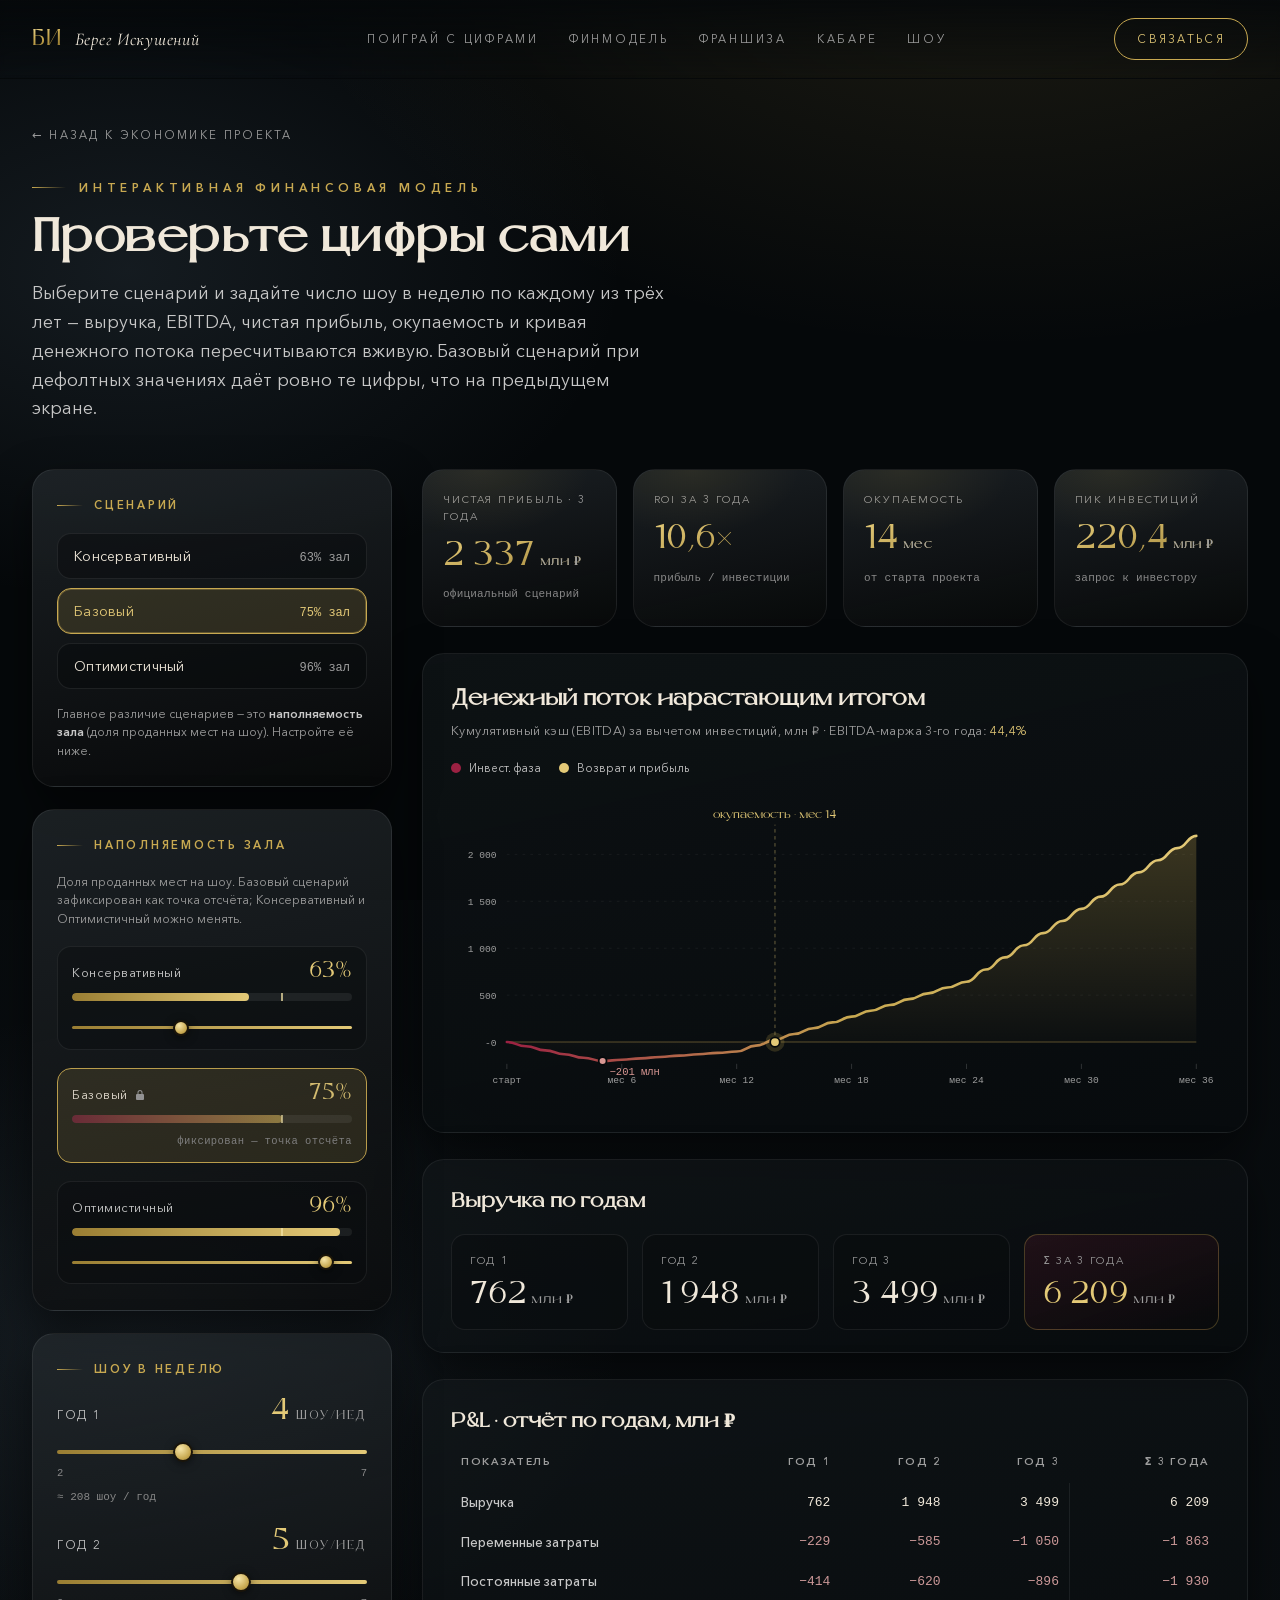
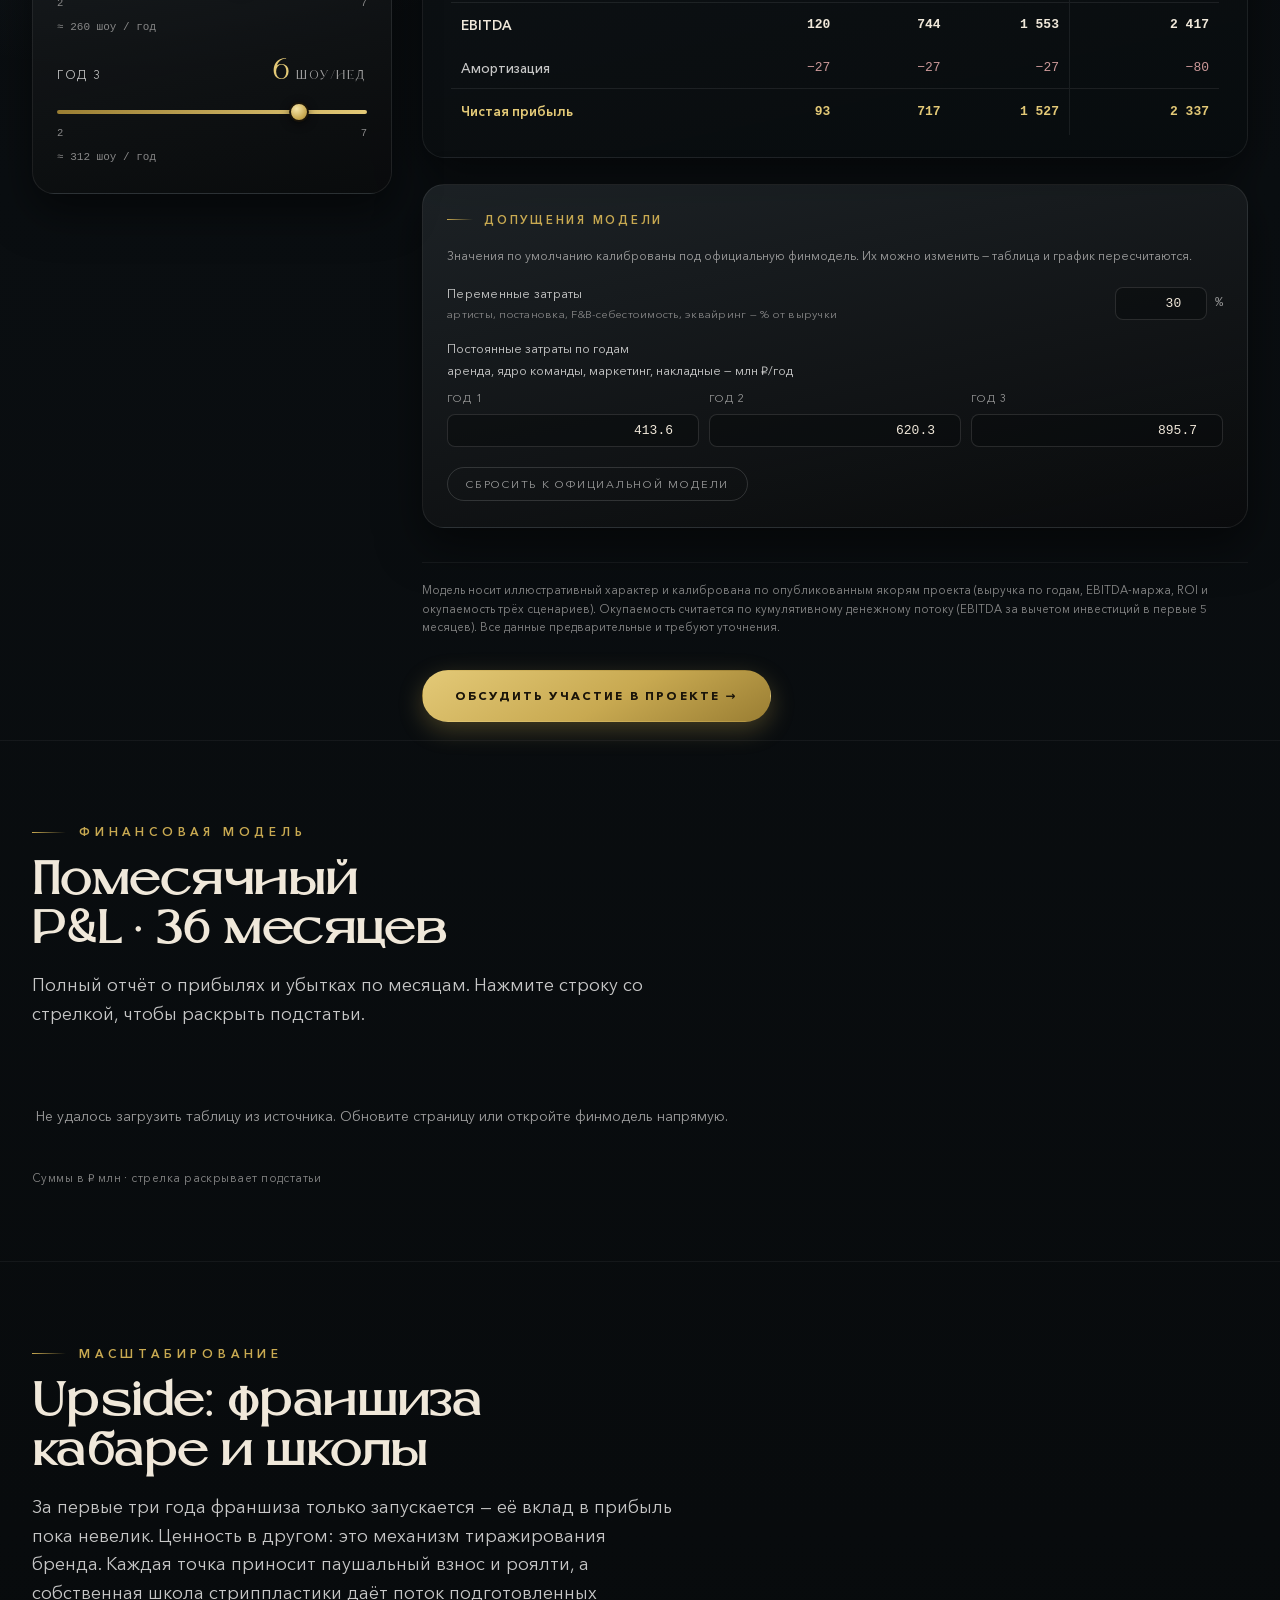
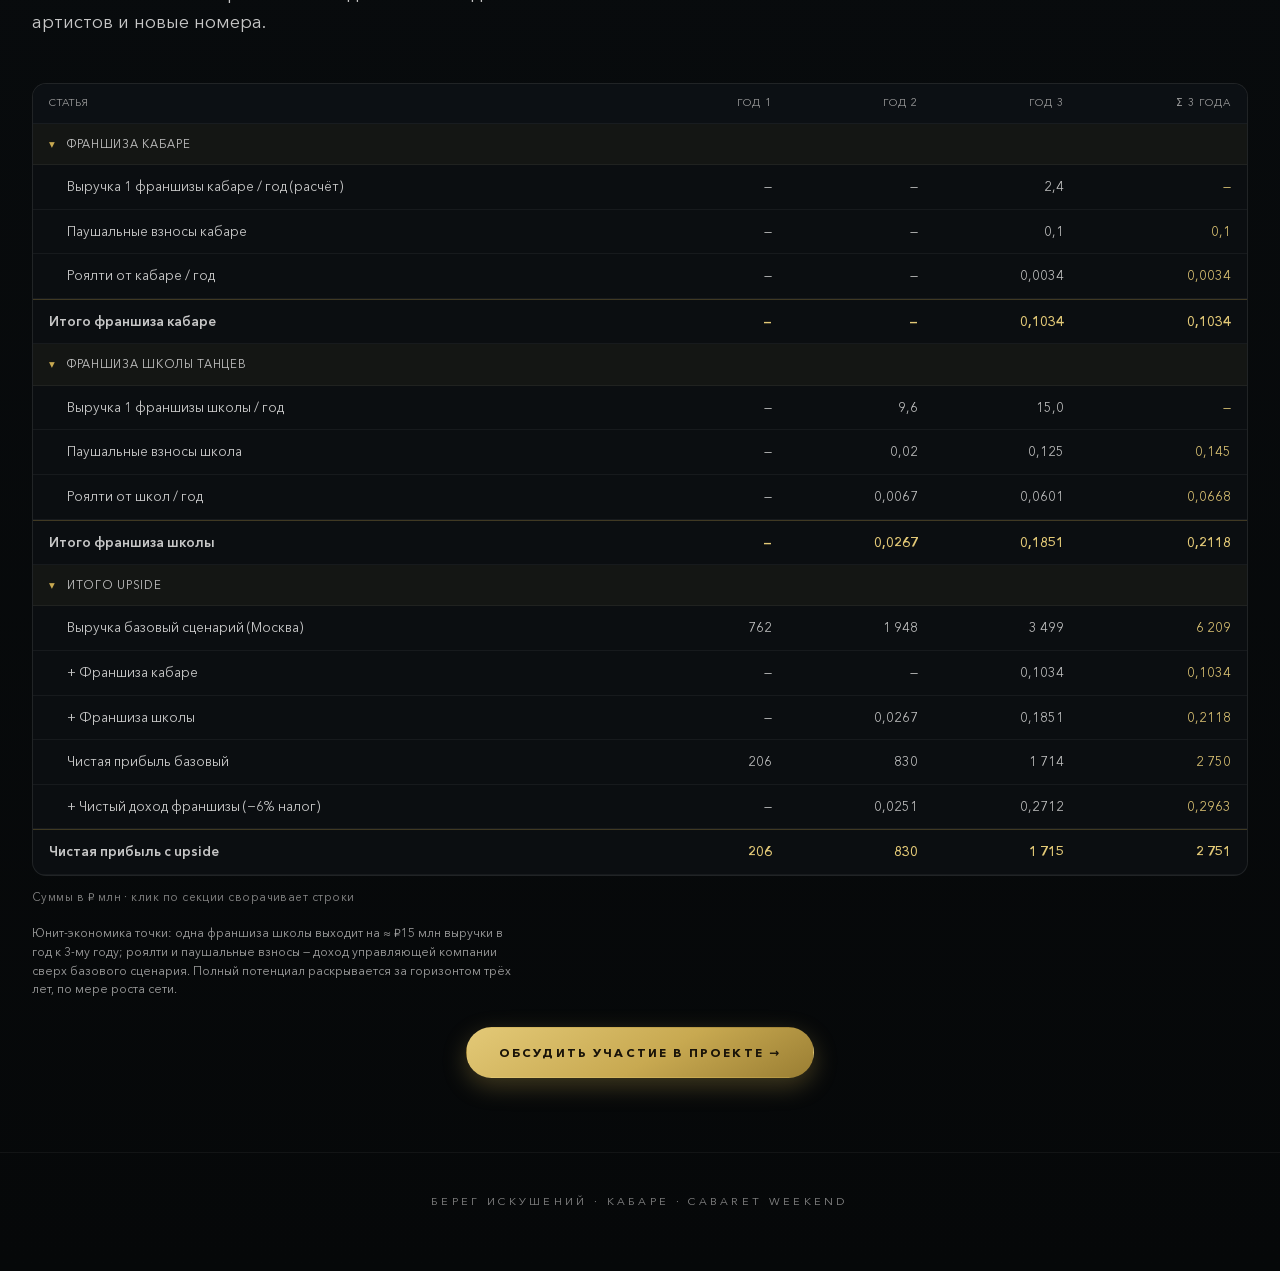
<file: finmodel.html>
<!DOCTYPE html>
<html lang="ru">
<head>
<meta charset="UTF-8">
<meta name="viewport" content="width=device-width, initial-scale=1.0">
<title>Берег Искушений · Интерактивная финмодель</title>
<meta name="description" content="Интерактивная финансовая модель проекта «Берег Искушений»: меняйте сценарий и число шоу в неделю по годам — выручка, EBITDA, прибыль и окупаемость пересчитываются вживую.">
<link rel="stylesheet" href="css/tokens.css">
<link rel="stylesheet" href="css/site.css?v=team2">
<link rel="stylesheet" href="css/finmodel.css?v=1">
</head>
<body class="cb-stage">

<!-- ===================== GLOBAL VIDEO BACKGROUND ===================== -->
<div class="site-bg" aria-hidden="true">
  <video class="site-bg__video" autoplay muted loop playsinline preload="none" data-src="assets/water-bg.mp4"></video>
  <div class="site-bg__veil"></div>
</div>

<!-- ===================== NAV ===================== -->
<nav class="nav">
  <a class="nav__brand" href="index.html#top">
    <span class="nav__mono">БИ</span>
    <span class="nav__name">Берег Искушений</span>
  </a>
  <div class="nav__links">
    <a href="#play">Поиграй с цифрами</a>
    <a href="#pl">Финмодель</a>
    <a href="#scaling">Франшиза</a>
    <a href="index.html#initial">Кабаре</a>
    <a href="index.html#show">Шоу</a>
  </div>
  <a class="nav__cta" href="index.html#contact">Связаться</a>
</nav>

<!-- ===================== HERO ===================== -->
<section class="section fm-hero" id="play" data-screen-label="Финмодель — шапка">
  <div class="wrap wrap--wide">
    <a class="fm-back" href="index.html#invest">← Назад к экономике проекта</a>
    <div class="sec-head">
      <span class="eyebrow">Интерактивная финансовая модель</span>
      <h2 class="sec-title">Проверьте цифры сами</h2>
      <p class="sec-sub">Выберите сценарий и задайте число шоу в неделю по каждому из трёх лет — выручка, EBITDA, чистая прибыль, окупаемость и кривая денежного потока пересчитываются вживую. Базовый сценарий при дефолтных значениях даёт ровно те цифры, что на предыдущем экране.</p>
    </div>

    <div class="fm-grid">
      <!-- ============ CONTROLS ============ -->
      <div class="fm-controls">
        <div class="fm-panel">
          <div class="fm-panel__h">Сценарий</div>
          <div class="fm-scen">
            <button class="fm-scen__btn" data-scen="cons" type="button">
              <span class="nm">Консервативный</span><span class="mt" id="occBtn_cons">63% зал</span>
            </button>
            <button class="fm-scen__btn" data-scen="base" type="button">
              <span class="nm">Базовый</span><span class="mt" id="occBtn_base">75% зал</span>
            </button>
            <button class="fm-scen__btn" data-scen="opt" type="button">
              <span class="nm">Оптимистичный</span><span class="mt" id="occBtn_opt">96% зал</span>
            </button>
          </div>
          <p class="fm-note" style="margin-top:16px;">Главное различие сценариев — это <b>наполняемость зала</b> (доля проданных мест на шоу). Настройте её ниже.</p>
        </div>

        <div class="fm-panel">
          <div class="fm-panel__h">Наполняемость зала</div>
          <p class="fm-note" style="margin-bottom:18px;">Доля проданных мест на шоу. Базовый сценарий зафиксирован как точка отсчёта; Консервативный и Оптимистичный можно менять.</p>
          <div class="fm-occ">
            <div class="fm-occ__row" id="occRow_cons">
              <div class="fm-occ__top">
                <span class="fm-occ__nm">Консервативный</span>
                <span class="fm-occ__val" id="occVal_cons">63%</span>
              </div>
              <div class="fm-occ__meter"><i class="fm-occ__bar" id="occBar_cons" style="width:63%"></i><b class="fm-occ__ref" style="left:75%"></b></div>
              <input type="range" class="fm-range fm-range--sm" id="occSlider_cons" min="40" max="100" step="1" value="63" aria-label="Наполняемость, консервативный">
            </div>
            <div class="fm-occ__row is-locked" id="occRow_base">
              <div class="fm-occ__top">
                <span class="fm-occ__nm">Базовый <svg class="fm-lock" viewBox="0 0 24 24" width="12" height="12" aria-hidden="true"><path fill="currentColor" d="M12 2a5 5 0 0 0-5 5v3H6a2 2 0 0 0-2 2v8a2 2 0 0 0 2 2h12a2 2 0 0 0 2-2v-8a2 2 0 0 0-2-2h-1V7a5 5 0 0 0-5-5zm-3 8V7a3 3 0 0 1 6 0v3H9z"/></svg></span>
                <span class="fm-occ__val" id="occVal_base">75%</span>
              </div>
              <div class="fm-occ__meter"><i class="fm-occ__bar" id="occBar_base" style="width:75%"></i><b class="fm-occ__ref" style="left:75%"></b></div>
              <div class="fm-occ__fixed">фиксирован — точка отсчёта</div>
            </div>
            <div class="fm-occ__row" id="occRow_opt">
              <div class="fm-occ__top">
                <span class="fm-occ__nm">Оптимистичный</span>
                <span class="fm-occ__val" id="occVal_opt">96%</span>
              </div>
              <div class="fm-occ__meter"><i class="fm-occ__bar" id="occBar_opt" style="width:96%"></i><b class="fm-occ__ref" style="left:75%"></b></div>
              <input type="range" class="fm-range fm-range--sm" id="occSlider_opt" min="40" max="100" step="1" value="96" aria-label="Наполняемость, оптимистичный">
            </div>
          </div>
        </div>

        <div class="fm-panel">
          <div class="fm-panel__h">Шоу в неделю</div>
          <div class="fm-shows">
            <div class="fm-show">
              <div class="fm-show__top">
                <span class="fm-show__lbl">Год 1</span>
                <span class="fm-show__val"><span id="showVal0">4</span><small>шоу/нед</small></span>
              </div>
              <input type="range" class="fm-range" id="showSlider0" min="2" max="7" step="1" value="4" aria-label="Шоу в неделю, год 1">
              <div class="fm-range__scale"><span>2</span><span>7</span></div>
              <div class="fm-show__sub" id="showYear0">≈ 208 шоу / год</div>
            </div>
            <div class="fm-show">
              <div class="fm-show__top">
                <span class="fm-show__lbl">Год 2</span>
                <span class="fm-show__val"><span id="showVal1">5</span><small>шоу/нед</small></span>
              </div>
              <input type="range" class="fm-range" id="showSlider1" min="2" max="7" step="1" value="5" aria-label="Шоу в неделю, год 2">
              <div class="fm-range__scale"><span>2</span><span>7</span></div>
              <div class="fm-show__sub" id="showYear1">≈ 260 шоу / год</div>
            </div>
            <div class="fm-show">
              <div class="fm-show__top">
                <span class="fm-show__lbl">Год 3</span>
                <span class="fm-show__val"><span id="showVal2">6</span><small>шоу/нед</small></span>
              </div>
              <input type="range" class="fm-range" id="showSlider2" min="2" max="7" step="1" value="6" aria-label="Шоу в неделю, год 3">
              <div class="fm-range__scale"><span>2</span><span>7</span></div>
              <div class="fm-show__sub" id="showYear2">≈ 312 шоу / год</div>
            </div>
          </div>
        </div>
      </div>

      <!-- ============ OUTPUTS ============ -->
      <div class="fm-outputs">
        <div class="fm-kpis">
          <div class="kpi">
            <div class="kpi__l">Чистая прибыль · 3 года</div>
            <div class="kpi__v"><span id="kpiProfit">2 337</span><small>млн ₽</small></div>
            <div class="kpi__delta is-flat" id="profitDelta">официальный сценарий</div>
          </div>
          <div class="kpi">
            <div class="kpi__l">ROI за 3 года</div>
            <div class="kpi__v" id="kpiRoi">10,6×</div>
            <div class="kpi__delta is-flat">прибыль / инвестиции</div>
          </div>
          <div class="kpi">
            <div class="kpi__l">Окупаемость</div>
            <div class="kpi__v"><span id="kpiPayback">14</span><small>мес</small></div>
            <div class="kpi__delta is-flat">от старта проекта</div>
          </div>
          <div class="kpi">
            <div class="kpi__l">Пик инвестиций</div>
            <div class="kpi__v"><span id="kpiPeak">220,4</span><small>млн ₽</small></div>
            <div class="kpi__delta is-flat">запрос к инвестору</div>
          </div>
        </div>

        <div class="fm-chart">
          <div class="fm-chart__head">
            <div>
              <h3>Денежный поток нарастающим итогом</h3>
              <div class="sub">Кумулятивный кэш (EBITDA) за вычетом инвестиций, млн ₽ · EBITDA-маржа 3-го года: <span id="ebMargin" style="color:var(--gold-bright)">44,4%</span></div>
            </div>
            <div class="fm-chart__legend">
              <div class="li"><span class="dot" style="background:#9B2142;"></span>Инвест. фаза</div>
              <div class="li"><span class="dot" style="background:#E3C977;"></span>Возврат и прибыль</div>
            </div>
          </div>
          <svg id="cfChart" viewBox="0 0 880 360" preserveAspectRatio="xMidYMid meet" role="img" aria-label="График денежного потока нарастающим итогом"></svg>
        </div>

        <div class="fm-table-wrap">
          <h3>Выручка по годам</h3>
          <div class="fm-rev">
            <div class="rev"><div class="l">Год 1</div><div class="v"><span id="revY1">762</span><small>млн ₽</small></div></div>
            <div class="rev"><div class="l">Год 2</div><div class="v"><span id="revY2">1 948</span><small>млн ₽</small></div></div>
            <div class="rev"><div class="l">Год 3</div><div class="v"><span id="revY3">3 499</span><small>млн ₽</small></div></div>
            <div class="rev"><div class="l">Σ за 3 года</div><div class="v"><span id="rev3y">6 209</span><small>млн ₽</small></div></div>
          </div>
        </div>

        <div class="fm-table-wrap">
          <h3>P&amp;L · отчёт по годам, млн ₽</h3>
          <table class="fm-pl">
            <thead>
              <tr><th scope="col">Показатель</th><th scope="col">Год 1</th><th scope="col">Год 2</th><th scope="col">Год 3</th><th scope="col">Σ 3 года</th></tr>
            </thead>
            <tbody id="plBody"></tbody>
          </table>
        </div>

        <div class="fm-panel">
          <div class="fm-panel__h">Допущения модели</div>
          <p class="fm-note" style="margin-bottom:18px;">Значения по умолчанию калиброваны под официальную финмодель. Их можно изменить — таблица и график пересчитаются.</p>
          <div class="fm-asm">
            <div class="fm-asm__row">
              <label for="asmVar">Переменные затраты<span class="hint">артисты, постановка, F&amp;B-себестоимость, эквайринг — % от выручки</span></label>
              <div style="display:flex;align-items:center;gap:8px;"><input class="fm-input" type="number" id="asmVar" min="10" max="60" step="1" value="30"><span style="color:var(--mute);font-family:var(--font-mono);font-size:13px;">%</span></div>
            </div>
            <div>
              <label style="font-size:12.5px;color:var(--cream-dim);display:block;margin-bottom:10px;">Постоянные затраты по годам<span class="hint" style="display:block;margin-top:2px;">аренда, ядро команды, маркетинг, накладные — млн ₽/год</span></label>
              <div class="fm-asm__fix">
                <div class="col"><span>Год 1</span><input class="fm-input" type="number" id="asmFix0" min="0" step="1" value="413.6"></div>
                <div class="col"><span>Год 2</span><input class="fm-input" type="number" id="asmFix1" min="0" step="1" value="620.3"></div>
                <div class="col"><span>Год 3</span><input class="fm-input" type="number" id="asmFix2" min="0" step="1" value="895.7"></div>
              </div>
            </div>
            <button class="fm-reset" id="asmReset" type="button">Сбросить к официальной модели</button>
          </div>
        </div>

        <p class="fm-foot">Модель носит иллюстративный характер и калибрована по опубликованным якорям проекта (выручка по годам, EBITDA-маржа, ROI и окупаемость трёх сценариев). Окупаемость считается по кумулятивному денежному потоку (EBITDA за вычетом инвестиций в первые 5 месяцев). Все данные предварительные и требуют уточнения.</p>

        <div style="margin-top:8px;"><a class="btn btn-primary" href="index.html#contact">Обсудить участие в проекте →</a></div>
      </div>
    </div>
  </div>
</section>

<!-- ===================== P&L 36 MONTHS (live) ===================== -->
<section class="section" id="pl" data-screen-label="P&L 36 мес">
  <div class="wrap wrap--wide">
    <div class="sec-head">
      <span class="eyebrow">Финансовая модель</span>
      <h2 class="sec-title">Помесячный P&amp;L · 36 месяцев</h2>
      <p class="sec-sub">Полный отчёт о прибылях и убытках по месяцам. Нажмите строку со стрелкой, чтобы раскрыть подстатьи.</p>
    </div>
    <div class="pl-wrap">
      <div id="pl36" class="pl-mount"><p class="pl-loading">Загрузка данных из финмодели…</p></div>
      <div class="pl-foot">
        <span class="pl-hint">Суммы в ₽ млн · стрелка раскрывает подстатьи</span>
      </div>
    </div>
  </div>
</section>

<!-- ===================== SCALING (Upside Франшизы) ===================== -->
<section class="section" id="scaling" data-screen-label="Масштабирование">
  <div class="wrap wrap--wide">
    <div class="sec-head">
      <span class="eyebrow">Масштабирование</span>
      <h2 class="sec-title">Upside: франшиза кабаре и школы</h2>
      <p class="sec-sub">За первые три года франшиза только запускается — её вклад в прибыль пока невелик. Ценность в другом: это механизм тиражирования бренда. Каждая точка приносит паушальный взнос и роялти, а собственная школа стриппластики даёт поток подготовленных артистов и новые номера.</p>
    </div>
    <div class="pl-wrap">
      <div id="scale36" class="pl-mount"></div>
      <div class="pl-foot">
        <span class="pl-hint">Суммы в ₽ млн · клик по секции сворачивает строки</span>
      </div>
      <p class="fm-note" style="margin-top:18px;max-width:70ch;">Юнит-экономика точки: одна франшиза школы выходит на ≈ ₽15 млн выручки в год к 3-му году; роялти и паушальные взносы — доход управляющей компании сверх базового сценария. Полный потенциал раскрывается за горизонтом трёх лет, по мере роста сети.</p>
      <div style="margin-top:28px;text-align:center;"><a class="btn btn-primary" href="index.html#contact">Обсудить участие в проекте →</a></div>
    </div>
  </div>
</section>

<footer class="foot">Берег Искушений · Кабаре · Cabaret Weekend</footer>

<script src="js/finmodel.js?v=1"></script>
<script src="js/pl-table.js?v=1"></script>
<script src="js/scaling-table.js?v=1"></script>
<script>
(function(){
  var v=document.querySelector('.site-bg__video[data-src]');
  if(!v)return;
  fetch(v.dataset.src).then(function(r){return r.blob();}).then(function(b){
    v.src=URL.createObjectURL(b);
    var p=v.play();if(p&&p.catch)p.catch(function(){});
  }).catch(function(){});
})();
</script>
</body>
</html>
</file>
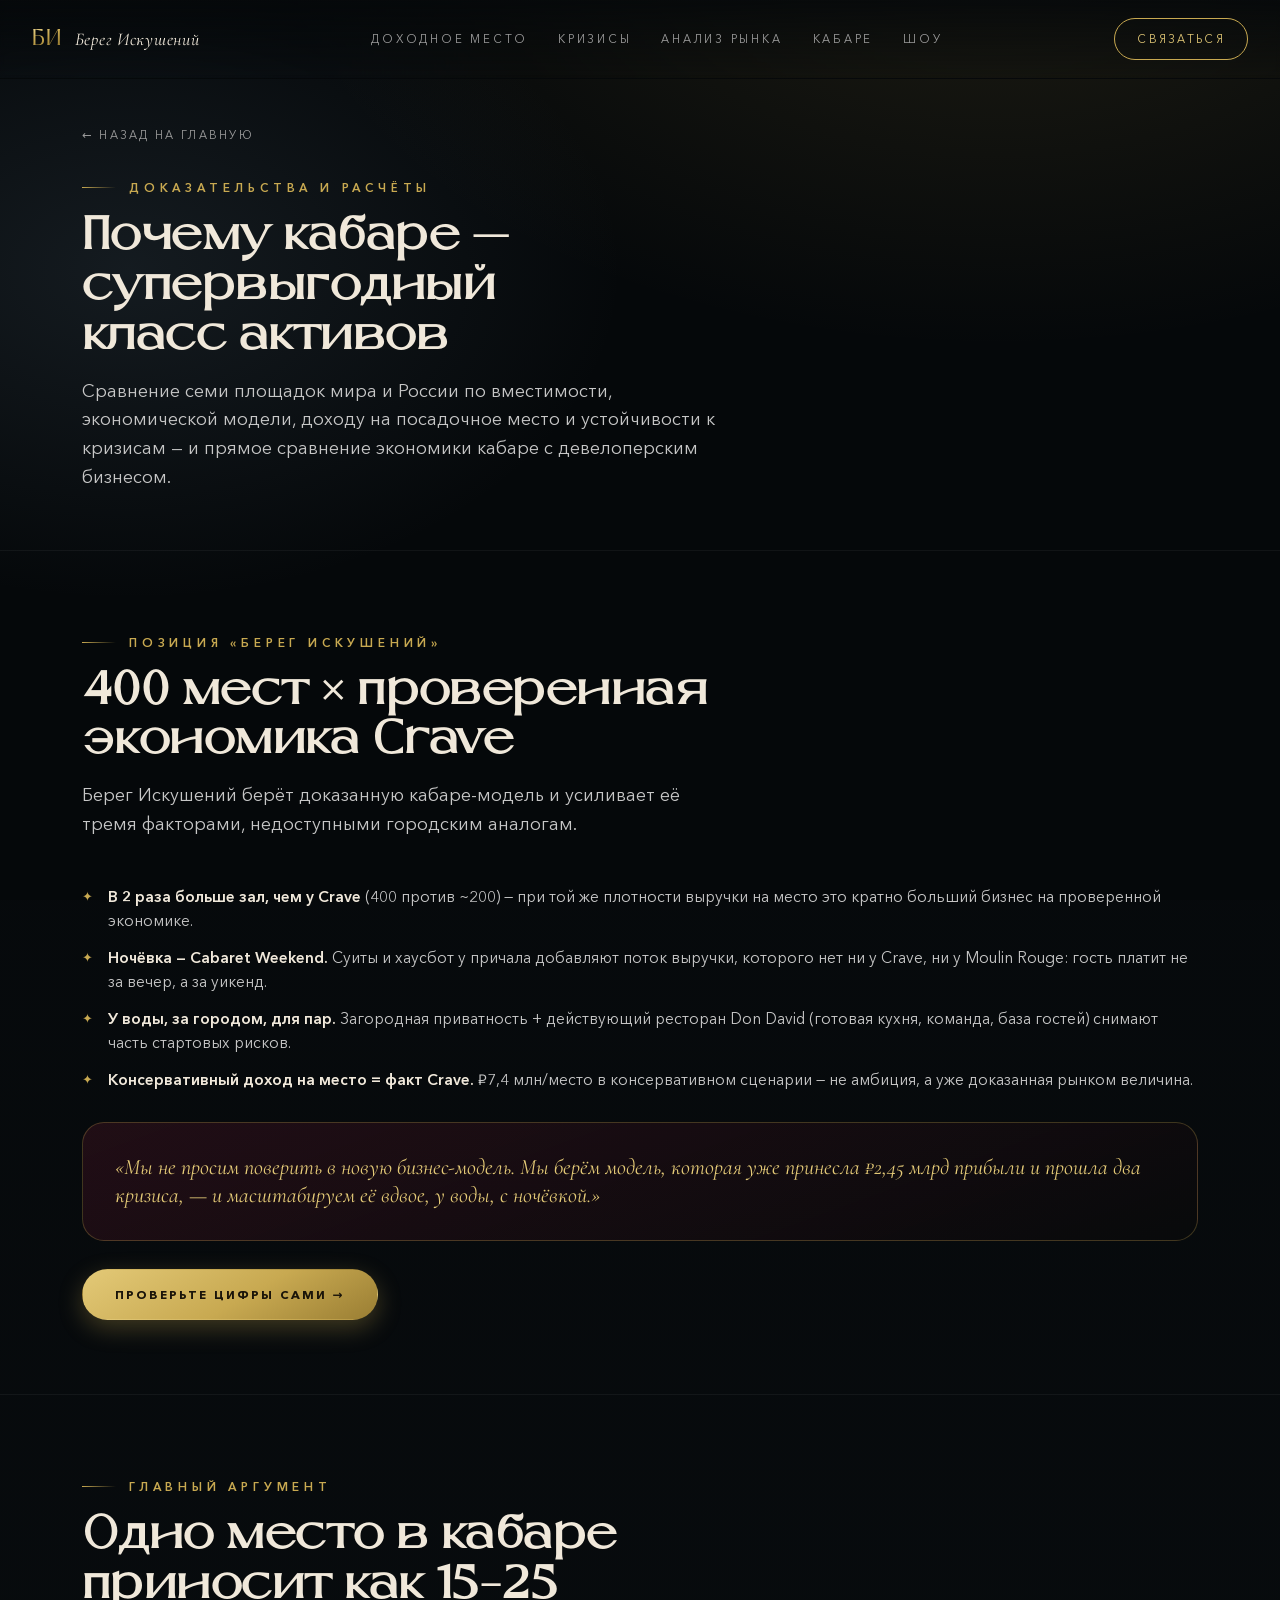
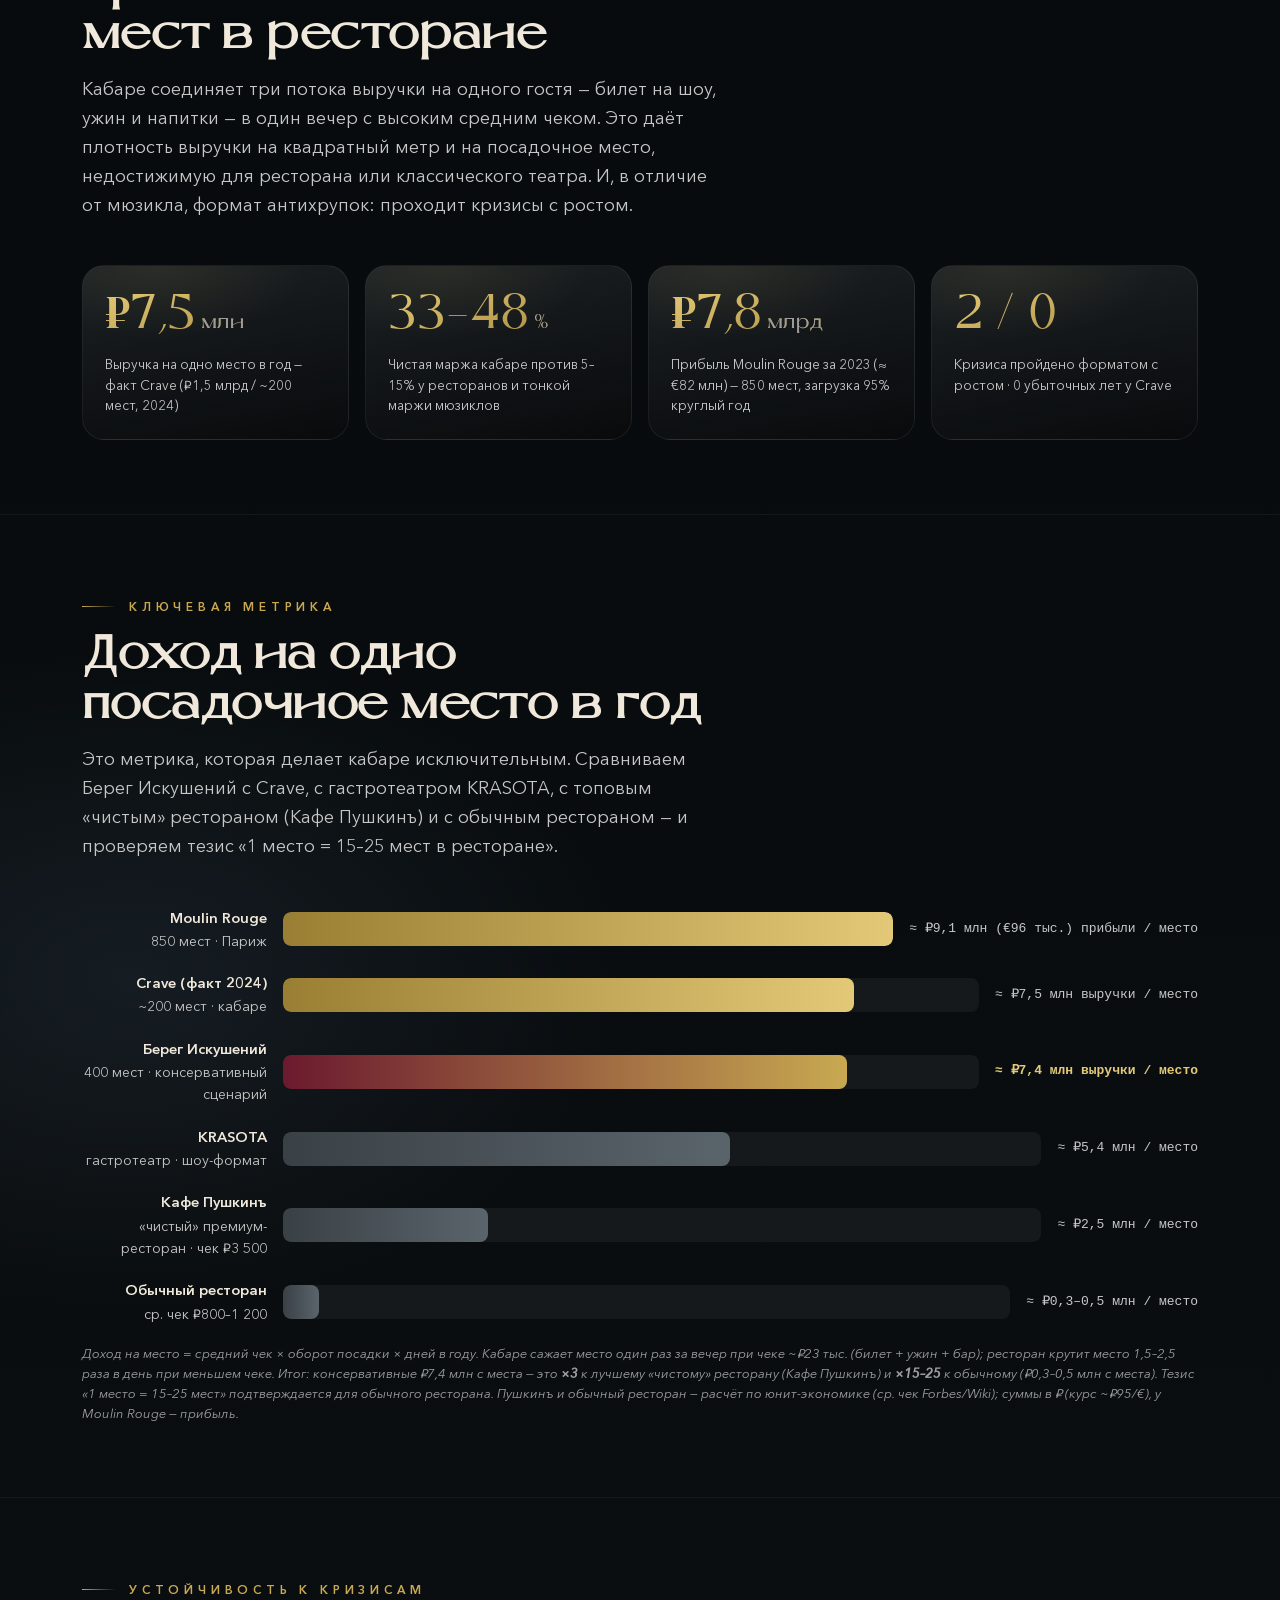
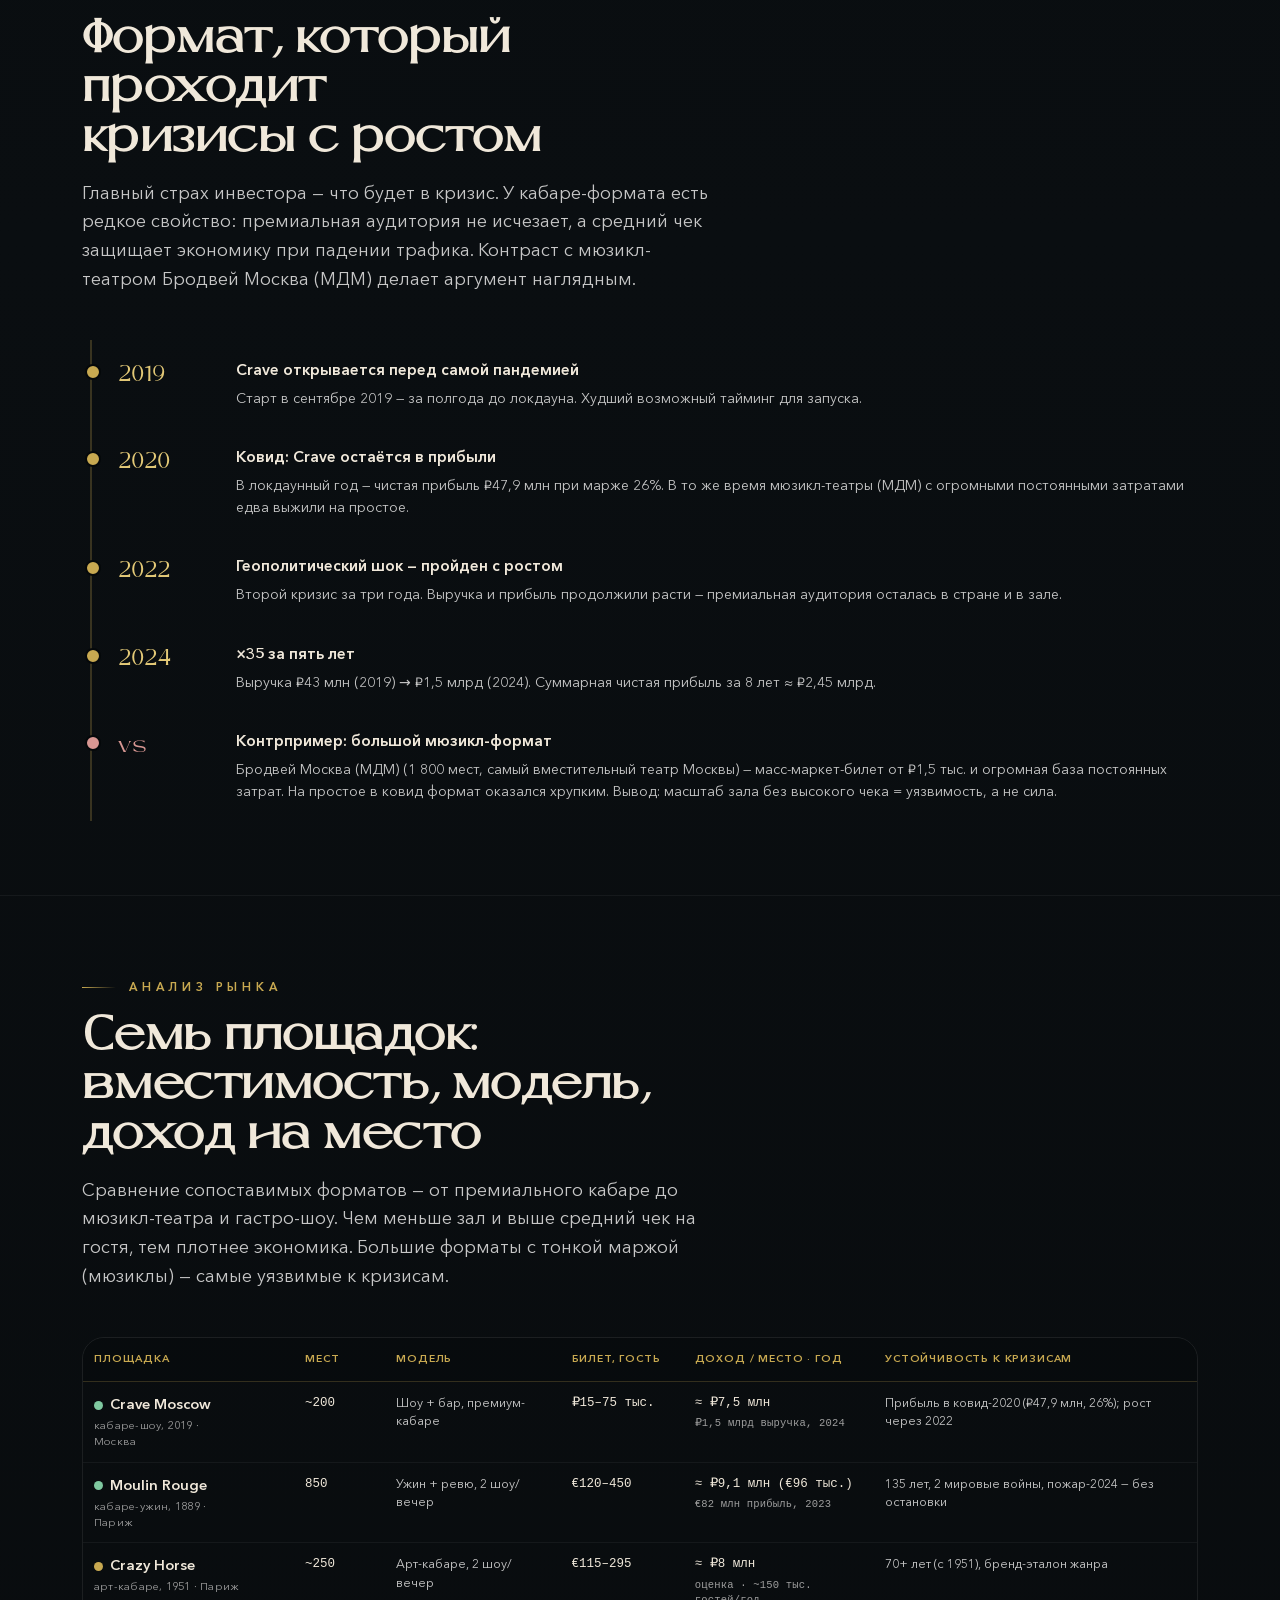
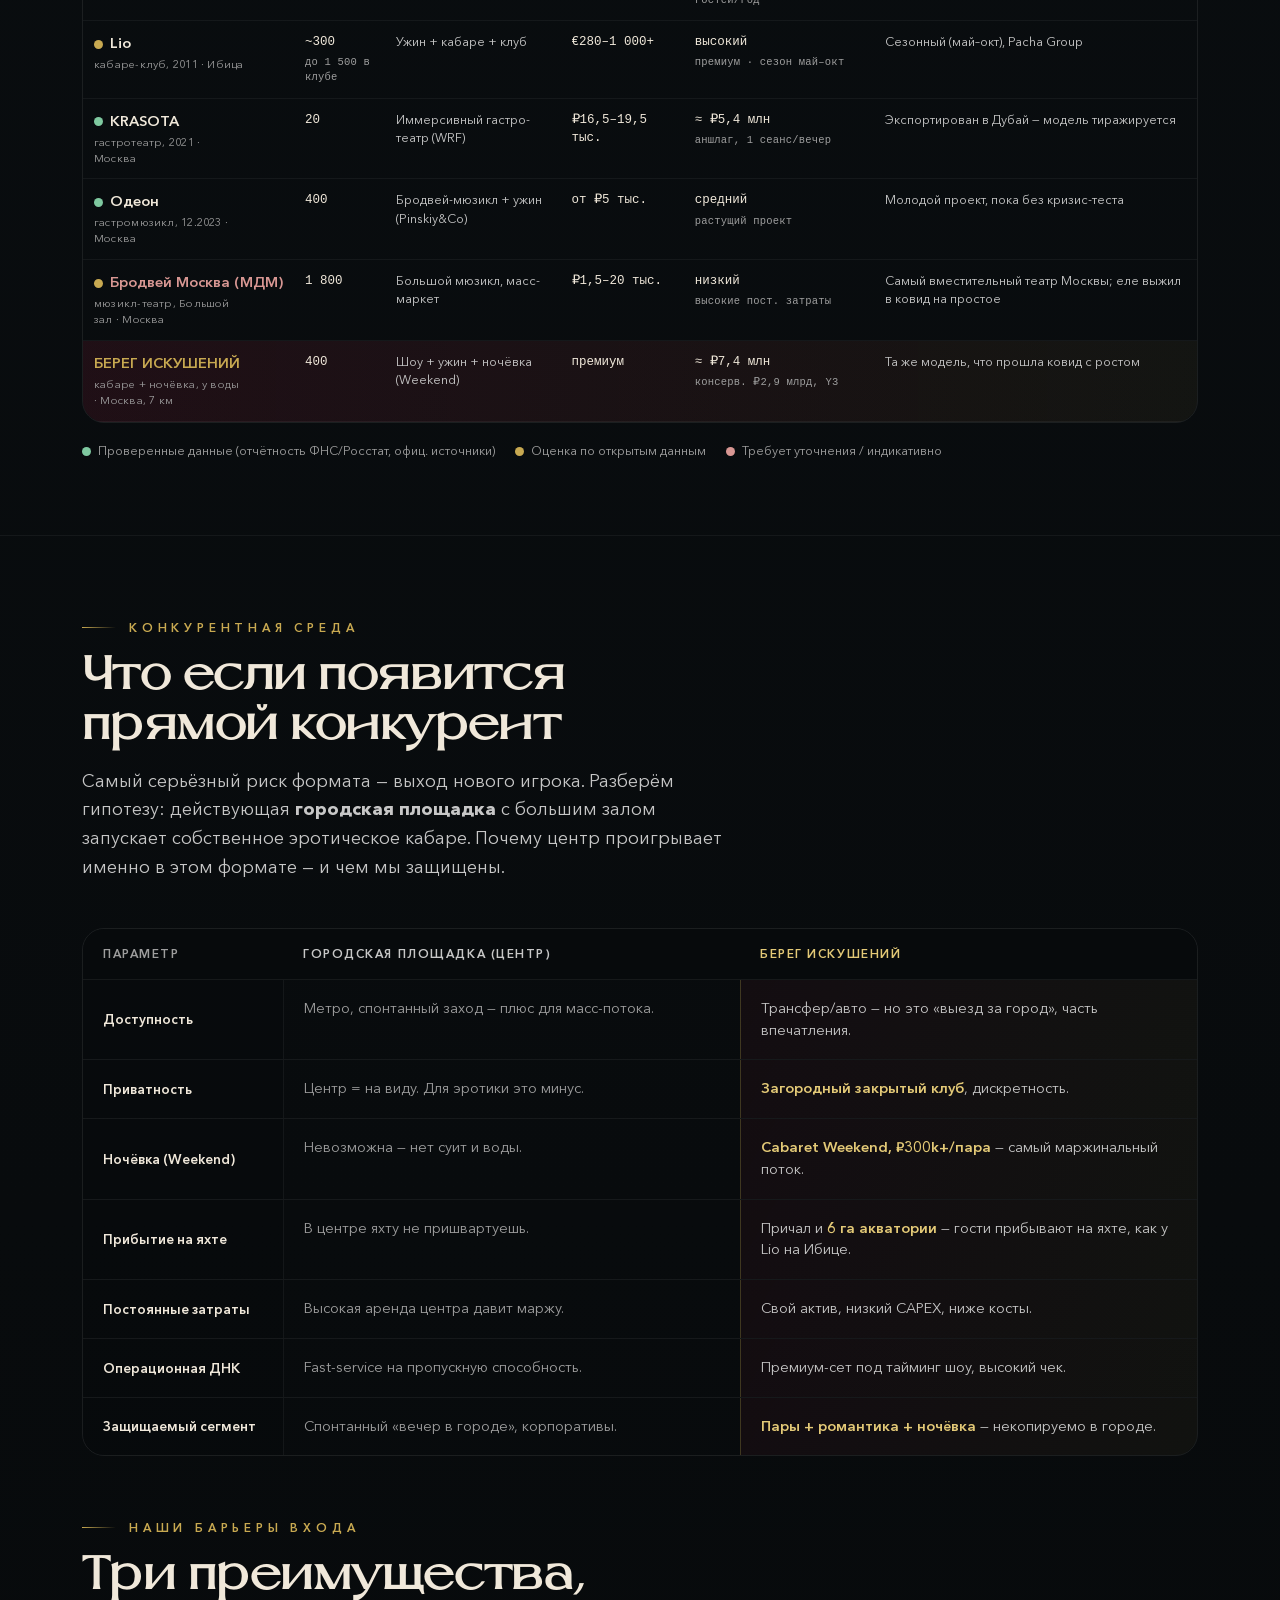
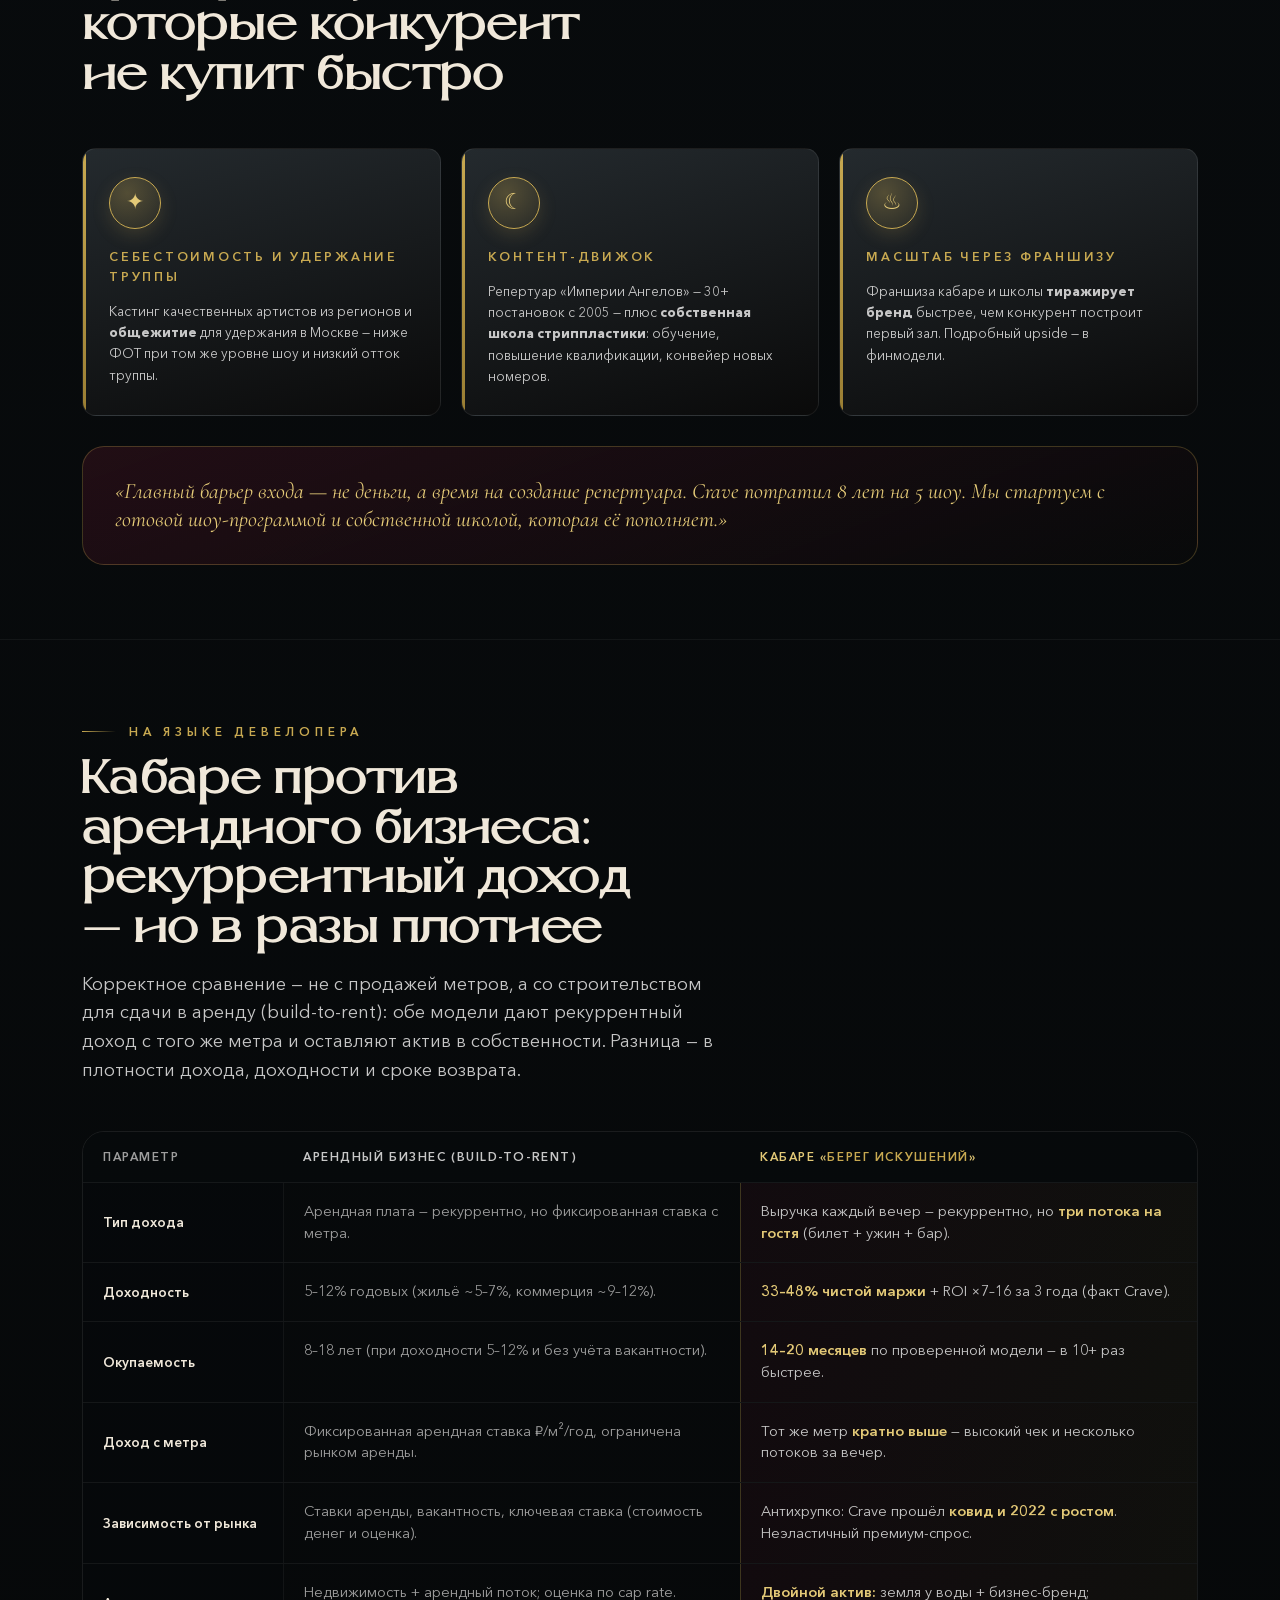
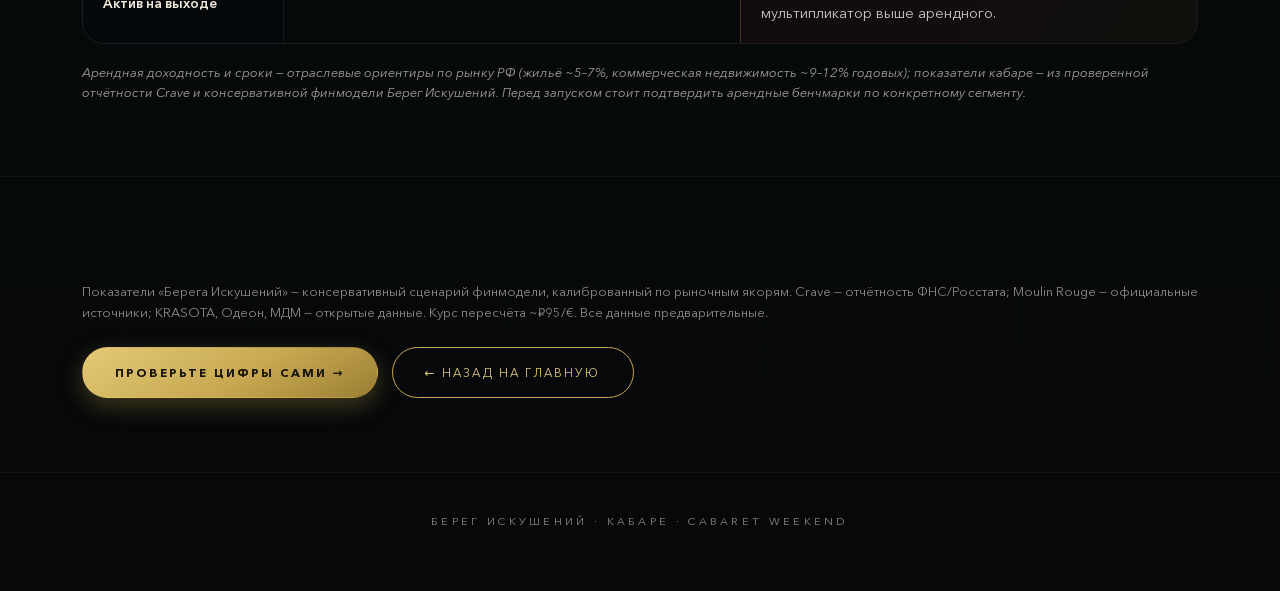
<file: why-cabaret.html>
<!DOCTYPE html>
<html lang="ru">
<head>
<meta charset="UTF-8">
<meta name="viewport" content="width=device-width, initial-scale=1.0">
<title>Берег Искушений · Кабаре как класс активов — доказательства и расчёты</title>
<meta name="description" content="Почему кабаре — супервыгодный класс активов: сравнение 7 площадок мира и России по доходу на место, устойчивость к кризисам и сравнение с девелопментом.">
<link rel="stylesheet" href="css/tokens.css">
<link rel="stylesheet" href="css/site.css?v=team2">
<style>
  /* ---------- page-local components (inherit site brand) ---------- */
  .pg-hero{padding:120px 0 12px;}
  .pg-back{
    display:inline-flex;align-items:center;gap:9px;margin-bottom:26px;
    font-size:11.5px;letter-spacing:.2em;text-transform:uppercase;color:var(--mute);
    text-decoration:none;transition:color var(--transition);
  }
  .pg-back:hover{color:var(--gold-bright);}
  section[id]{scroll-margin-top:92px;}

  /* killer stats */
  .thesis{display:grid;grid-template-columns:repeat(4,1fr);gap:16px;margin-top:36px;}
  .tcard{position:relative;overflow:hidden;padding:26px 22px 24px;border-radius:var(--radius-lg);
    background:linear-gradient(168deg,rgba(36,42,46,.72),rgba(10,10,10,.6));border:1px solid rgba(255,255,255,.07);}
  .tcard::after{content:"";position:absolute;inset:0;background:radial-gradient(80% 60% at 28% 0%,rgba(200,169,81,.1),transparent 70%);pointer-events:none;}
  .tcard .v{font-family:var(--font-display);font-size:clamp(32px,4.2vw,48px);line-height:1;position:relative;
    background:linear-gradient(160deg,var(--gold-bright),var(--gold-deep));-webkit-background-clip:text;background-clip:text;-webkit-text-fill-color:transparent;}
  .tcard .v small{font-size:.4em;-webkit-text-fill-color:var(--mute);color:var(--mute);margin-left:5px;letter-spacing:.02em;}
  .tcard .l{position:relative;font-size:13.5px;color:var(--cream-dim);margin-top:14px;line-height:1.5;}
  @media(max-width:840px){.thesis{grid-template-columns:repeat(2,1fr);}}

  /* comparison table */
  .table-scroll{overflow-x:auto;margin-top:30px;border-radius:var(--radius-lg);border:1px solid rgba(255,255,255,.08);}
  table.cmp{width:100%;border-collapse:collapse;min-width:600px;font-variant-numeric:tabular-nums;}
  table.cmp thead th{background:rgba(8,11,13,.6);text-align:left;padding:13px 11px;
    font-size:10.5px;letter-spacing:.08em;text-transform:uppercase;color:var(--gold);font-weight:600;
    border-bottom:1px solid rgba(200,169,81,.22);white-space:nowrap;}
  table.cmp tbody td{padding:12px 11px;font-size:12.5px;color:var(--cream-dim);border-bottom:1px solid rgba(255,255,255,.05);vertical-align:top;line-height:1.45;}
  table.cmp th:last-child,table.cmp td:last-child{min-width:150px;}
  table.cmp tbody tr:hover{background:rgba(200,169,81,.04);}
  table.cmp .venue{color:var(--cream);font-weight:600;font-size:14.5px;white-space:nowrap;}
  table.cmp .venue small{display:block;color:var(--mute);font-weight:400;font-size:11px;margin-top:3px;letter-spacing:.02em;white-space:normal;max-width:150px;}
  table.cmp .num{font-family:var(--font-mono);color:var(--cream);}
  table.cmp .num small{display:block;color:var(--mute);font-weight:400;font-size:10.5px;margin-top:4px;letter-spacing:.02em;}
  table.cmp tr.is-hero{background:linear-gradient(90deg,rgba(155,33,66,.16),rgba(200,169,81,.06));}
  table.cmp tr.is-hero:hover{background:linear-gradient(90deg,rgba(155,33,66,.22),rgba(200,169,81,.09));}
  table.cmp tr.is-hero .venue{color:var(--gold-bright);}
  table.cmp tr.is-warn .venue{color:var(--rose);}
  .conf{display:inline-block;width:9px;height:9px;border-radius:50%;margin-right:7px;vertical-align:middle;}
  .conf--ok{background:#7FC9A0;}
  .conf--est{background:var(--gold);}
  .conf--low{background:var(--rose);}
  .legend{display:flex;flex-wrap:wrap;gap:20px;margin-top:18px;font-size:12.5px;color:var(--mute);}
  .legend span{display:inline-flex;align-items:center;}

  /* per-seat bars */
  .bars{margin-top:32px;display:flex;flex-direction:column;gap:20px;}
  .bar-row{display:grid;grid-template-columns:185px 1fr auto;gap:16px;align-items:center;}
  .bar-row .nm{font-size:14px;color:var(--cream-dim);text-align:right;}
  .bar-row .nm b{display:block;color:var(--cream);font-weight:600;font-size:14.5px;}
  .bar-track{position:relative;height:34px;background:rgba(255,255,255,.05);border-radius:8px;overflow:hidden;}
  .bar-fill{position:absolute;inset:0 auto 0 0;border-radius:8px;
    background:linear-gradient(90deg,var(--gold-deep),var(--gold-bright));}
  .bar-fill.cabaret{background:linear-gradient(90deg,var(--berry-deep),var(--gold));}
  .bar-fill.muted{background:linear-gradient(90deg,#3a4146,#5a646b);}
  .bar-val{font-family:var(--font-mono);font-size:13px;color:var(--cream-dim);white-space:nowrap;}
  .bar-val.hl{color:var(--gold-bright);font-weight:600;}
  @media(max-width:640px){
    .bar-row{grid-template-columns:1fr;gap:7px;}
    .bar-row .nm{text-align:left;}
    .bar-val{white-space:normal;font-size:12.5px;color:var(--cream);}
  }
  .note{font-size:13px;color:var(--mute);margin-top:18px;font-style:italic;line-height:1.55;}

  /* timeline */
  .tl{margin-top:32px;display:flex;flex-direction:column;gap:0;}
  .tl-item{display:grid;grid-template-columns:96px 1fr;gap:22px;padding:18px 0;border-left:2px solid rgba(200,169,81,.25);padding-left:26px;margin-left:8px;position:relative;}
  .tl-item::before{content:"";position:absolute;left:-7px;top:24px;width:12px;height:12px;border-radius:50%;background:var(--gold);border:2px solid #05080A;}
  .tl-item.warn::before{background:var(--rose);}
  .tl-yr{font-family:var(--font-display);font-size:22px;color:var(--gold-bright);}
  .tl-item.warn .tl-yr{color:var(--rose);}
  .tl-b h4{font-size:15.5px;color:var(--cream);margin-bottom:5px;font-weight:600;}
  .tl-b p{font-size:14px;color:var(--cream-dim);line-height:1.55;}

  /* advantages list + callout */
  .ul{margin:30px 0 0;padding-left:0;list-style:none;display:flex;flex-direction:column;gap:13px;}
  .ul li{position:relative;padding-left:26px;font-size:15.5px;color:var(--cream-dim);line-height:1.55;}
  .ul li::before{content:"✦";position:absolute;left:0;top:1px;color:var(--gold);font-size:13px;}
  .ul li b{color:var(--cream);font-weight:600;}
  .callout{margin-top:30px;padding:30px 32px;border-radius:var(--radius-lg);
    background:linear-gradient(160deg,rgba(155,33,66,.18),rgba(10,10,10,.5));border:1px solid rgba(200,169,81,.28);}
  .callout .ct{font-family:var(--font-accent);font-style:italic;font-size:22px;color:var(--gold-bright);line-height:1.3;}

  /* developer comparison */
  .dvc{margin-top:30px;border-radius:var(--radius-lg);overflow:hidden;border:1px solid rgba(255,255,255,.08);}
  .dvc-row{display:grid;grid-template-columns:200px 1fr 1fr;border-bottom:1px solid rgba(255,255,255,.06);}
  .dvc-row:last-child{border-bottom:none;}
  .dvc-head{background:rgba(8,11,13,.6);}
  .dvc-head .dvc-c{padding:16px 20px;font-size:12px;letter-spacing:.13em;text-transform:uppercase;font-weight:600;}
  .dvc-head .p1{color:var(--mute);}
  .dvc-head .p2{color:var(--cream-dim);}
  .dvc-head .p3{color:var(--gold-bright);}
  .dvc-c{padding:18px 20px;font-size:14.5px;line-height:1.5;color:var(--cream-dim);}
  .dvc-k{font-family:var(--font-body);font-weight:600;color:var(--cream);font-size:13.5px;background:rgba(8,11,13,.35);display:flex;align-items:center;}
  .dvc-dev{border-left:1px solid rgba(255,255,255,.05);color:var(--mute);}
  .dvc-cab{border-left:1px solid rgba(200,169,81,.25);background:linear-gradient(120deg,rgba(155,33,66,.08),rgba(200,169,81,.05));color:var(--cream-dim);}
  .dvc-cab b{color:var(--gold-bright);font-weight:600;}
  @media(max-width:820px){.dvc-row{grid-template-columns:1fr;}.dvc-k{padding:14px 18px;}.dvc-head{display:none;}
    .dvc-dev::before{content:'Девелопмент — ';color:var(--mute-deep);font-size:11px;letter-spacing:.1em;text-transform:uppercase;}
    .dvc-cab::before{content:'Кабаре — ';color:var(--gold);font-size:11px;letter-spacing:.1em;text-transform:uppercase;}}

  /* sources */
  .src-list{margin-top:24px;display:flex;flex-direction:column;gap:12px;}
  .src{display:grid;grid-template-columns:auto 1fr;gap:12px;font-size:13.5px;color:var(--cream-dim);line-height:1.5;}
  .src .conf{margin-top:6px;}
  .src b{color:var(--cream);font-weight:600;}
  .page-foot{margin-top:30px;font-size:13px;color:var(--mute-deep);line-height:1.6;}
</style>
</head>
<body class="cb-stage">

<!-- ===================== GLOBAL VIDEO BACKGROUND ===================== -->
<div class="site-bg" aria-hidden="true">
  <video class="site-bg__video" autoplay muted loop playsinline preload="none" data-src="assets/water-bg.mp4"></video>
  <div class="site-bg__veil"></div>
</div>

<!-- ===================== NAV ===================== -->
<nav class="nav">
  <a class="nav__brand" href="index.html#top">
    <span class="nav__mono">БИ</span>
    <span class="nav__name">Берег Искушений</span>
  </a>
  <div class="nav__links">
    <a href="#income">Доходное место</a>
    <a href="#crisis">Кризисы</a>
    <a href="#market">Анализ рынка</a>
    <a href="index.html#initial">Кабаре</a>
    <a href="index.html#show">Шоу</a>
  </div>
  <a class="nav__cta" href="index.html#contact">Связаться</a>
</nav>

<!-- ===================== HERO ===================== -->
<section class="section pg-hero" data-screen-label="Кабаре как актив — шапка">
  <div class="wrap">
    <a class="pg-back" href="index.html#why">← Назад на главную</a>
    <div class="sec-head">
      <span class="eyebrow">Доказательства и расчёты</span>
      <h2 class="sec-title">Почему кабаре — супервыгодный класс активов</h2>
      <p class="sec-sub">Сравнение семи площадок мира и России по вместимости, экономической модели, доходу на посадочное место и устойчивости к кризисам — и прямое сравнение экономики кабаре с девелоперским бизнесом.</p>
    </div>
  </div>
</section>

<!-- ===================== 5 · ПОЗИЦИЯ ===================== -->
<section class="section" data-screen-label="Позиция проекта">
  <div class="wrap">
    <div class="sec-head reveal">
      <span class="eyebrow">Позиция «Берег Искушений»</span>
      <h2 class="sec-title">400 мест × проверенная экономика Crave</h2>
      <p class="sec-sub">Берег Искушений берёт доказанную кабаре-модель и усиливает её тремя факторами, недоступными городским аналогам.</p>
    </div>
    <ul class="ul reveal" data-d="1">
      <li><b>В 2 раза больше зал, чем у Crave</b> (400 против ~200) — при той же плотности выручки на место это кратно больший бизнес на проверенной экономике.</li>
      <li><b>Ночёвка — Cabaret Weekend.</b> Суиты и хаусбот у причала добавляют поток выручки, которого нет ни у Crave, ни у Moulin Rouge: гость платит не за вечер, а за уикенд.</li>
      <li><b>У воды, за городом, для пар.</b> Загородная приватность + действующий ресторан Don David (готовая кухня, команда, база гостей) снимают часть стартовых рисков.</li>
      <li><b>Консервативный доход на место = факт Crave.</b> ₽7,4 млн/место в консервативном сценарии — не амбиция, а уже доказанная рынком величина.</li>
    </ul>
    <div class="callout reveal" data-d="2">
      <div class="ct">«Мы не просим поверить в новую бизнес-модель. Мы берём модель, которая уже принесла ₽2,45 млрд прибыли и прошла два кризиса, — и масштабируем её вдвое, у воды, с ночёвкой.»</div>
    </div>
    <div class="reveal" data-d="3" style="margin-top:28px;"><a class="btn btn-primary" href="finmodel.html">Проверьте цифры сами →</a></div>
  </div>
</section>

<!-- ===================== 1 · ПЛОТНОСТЬ ВЫРУЧКИ ===================== -->
<section class="section" id="density" data-screen-label="Плотность выручки">
  <div class="wrap">
    <div class="sec-head reveal">
      <span class="eyebrow">Главный аргумент</span>
      <h2 class="sec-title">Одно место в кабаре приносит как 15–25 мест в ресторане</h2>
      <p class="sec-sub">Кабаре соединяет три потока выручки на одного гостя — билет на шоу, ужин и напитки — в один вечер с высоким средним чеком. Это даёт плотность выручки на квадратный метр и на посадочное место, недостижимую для ресторана или классического театра. И, в отличие от мюзикла, формат антихрупок: проходит кризисы с ростом.</p>
    </div>
    <div class="thesis reveal" data-d="1">
      <div class="tcard">
        <div class="v">₽7,5<small>млн</small></div>
        <div class="l">Выручка на одно место в год — факт Crave (₽1,5 млрд / ~200 мест, 2024)</div>
      </div>
      <div class="tcard">
        <div class="v">33–48<small>%</small></div>
        <div class="l">Чистая маржа кабаре против 5–15% у ресторанов и тонкой маржи мюзиклов</div>
      </div>
      <div class="tcard">
        <div class="v">₽7,8<small>млрд</small></div>
        <div class="l">Прибыль Moulin Rouge за 2023 (≈ €82 млн) — 850 мест, загрузка 95% круглый год</div>
      </div>
      <div class="tcard">
        <div class="v">2 / 0</div>
        <div class="l">Кризиса пройдено форматом с ростом · 0 убыточных лет у Crave</div>
      </div>
    </div>
  </div>
</section>

<!-- ===================== 3 · ДОХОД НА МЕСТО ===================== -->
<section class="section" id="income" data-screen-label="Доход на место">
  <div class="wrap">
    <div class="sec-head reveal">
      <span class="eyebrow">Ключевая метрика</span>
      <h2 class="sec-title">Доход на одно посадочное место в год</h2>
      <p class="sec-sub">Это метрика, которая делает кабаре исключительным. Сравниваем Берег Искушений с Crave, с гастротеатром KRASOTA, с топовым «чистым» рестораном (Кафе Пушкинъ) и с обычным рестораном — и проверяем тезис «1 место = 15–25 мест в ресторане».</p>
    </div>

    <div class="bars reveal" data-d="1">
      <div class="bar-row">
        <div class="nm"><b>Moulin Rouge</b>850 мест · Париж</div>
        <div class="bar-track"><div class="bar-fill" style="width:100%;"></div></div>
        <div class="bar-val">≈ ₽9,1 млн (€96 тыс.) прибыли / место</div>
      </div>
      <div class="bar-row">
        <div class="nm"><b>Crave (факт 2024)</b>~200 мест · кабаре</div>
        <div class="bar-track"><div class="bar-fill" style="width:82%;"></div></div>
        <div class="bar-val">≈ ₽7,5 млн выручки / место</div>
      </div>
      <div class="bar-row">
        <div class="nm"><b>Берег Искушений</b>400 мест · консервативный сценарий</div>
        <div class="bar-track"><div class="bar-fill cabaret" style="width:81%;"></div></div>
        <div class="bar-val hl">≈ ₽7,4 млн выручки / место</div>
      </div>
      <div class="bar-row">
        <div class="nm"><b>KRASOTA</b>гастротеатр · шоу-формат</div>
        <div class="bar-track"><div class="bar-fill muted" style="width:59%;"></div></div>
        <div class="bar-val">≈ ₽5,4 млн / место</div>
      </div>
      <div class="bar-row">
        <div class="nm"><b>Кафе Пушкинъ</b>«чистый» премиум-ресторан · чек ₽3 500</div>
        <div class="bar-track"><div class="bar-fill muted" style="width:27%;"></div></div>
        <div class="bar-val">≈ ₽2,5 млн / место</div>
      </div>
      <div class="bar-row">
        <div class="nm"><b>Обычный ресторан</b>ср. чек ₽800–1 200</div>
        <div class="bar-track"><div class="bar-fill muted" style="width:5%;"></div></div>
        <div class="bar-val">≈ ₽0,3–0,5 млн / место</div>
      </div>
    </div>
    <p class="note">Доход на место = средний чек × оборот посадки × дней в году. Кабаре сажает место один раз за вечер при чеке ~₽23 тыс. (билет + ужин + бар); ресторан крутит место 1,5–2,5 раза в день при меньшем чеке. Итог: консервативные ₽7,4 млн с места — это <b>×3</b> к лучшему «чистому» ресторану (Кафе Пушкинъ) и <b>×15–25</b> к обычному (₽0,3–0,5 млн с места). Тезис «1 место = 15–25 мест» подтверждается для обычного ресторана. Пушкинъ и обычный ресторан — расчёт по юнит-экономике (ср. чек Forbes/Wiki); суммы в ₽ (курс ~₽95/€), у Moulin Rouge — прибыль.</p>
  </div>
</section>

<!-- ===================== 4 · АНТИХРУПКОСТЬ ===================== -->
<section class="section" id="crisis" data-screen-label="Устойчивость к кризисам">
  <div class="wrap">
    <div class="sec-head reveal">
      <span class="eyebrow">Устойчивость к кризисам</span>
      <h2 class="sec-title">Формат, который проходит кризисы с ростом</h2>
      <p class="sec-sub">Главный страх инвестора — что будет в кризис. У кабаре-формата есть редкое свойство: премиальная аудитория не исчезает, а средний чек защищает экономику при падении трафика. Контраст с мюзикл-театром Бродвей Москва (МДМ) делает аргумент наглядным.</p>
    </div>

    <div class="tl reveal" data-d="1">
      <div class="tl-item">
        <div class="tl-yr">2019</div>
        <div class="tl-b"><h4>Crave открывается перед самой пандемией</h4><p>Старт в сентябре 2019 — за полгода до локдауна. Худший возможный тайминг для запуска.</p></div>
      </div>
      <div class="tl-item">
        <div class="tl-yr">2020</div>
        <div class="tl-b"><h4>Ковид: Crave остаётся в прибыли</h4><p>В локдаунный год — чистая прибыль ₽47,9 млн при марже 26%. В то же время мюзикл-театры (МДМ) с огромными постоянными затратами едва выжили на простое.</p></div>
      </div>
      <div class="tl-item">
        <div class="tl-yr">2022</div>
        <div class="tl-b"><h4>Геополитический шок — пройден с ростом</h4><p>Второй кризис за три года. Выручка и прибыль продолжили расти — премиальная аудитория осталась в стране и в зале.</p></div>
      </div>
      <div class="tl-item">
        <div class="tl-yr">2024</div>
        <div class="tl-b"><h4>×35 за пять лет</h4><p>Выручка ₽43 млн (2019) → ₽1,5 млрд (2024). Суммарная чистая прибыль за 8 лет ≈ ₽2,45 млрд.</p></div>
      </div>
      <div class="tl-item warn">
        <div class="tl-yr">vs</div>
        <div class="tl-b"><h4>Контрпример: большой мюзикл-формат</h4><p>Бродвей Москва (МДМ) (1 800 мест, самый вместительный театр Москвы) — масс-маркет-билет от ₽1,5 тыс. и огромная база постоянных затрат. На простое в ковид формат оказался хрупким. Вывод: масштаб зала без высокого чека = уязвимость, а не сила.</p></div>
      </div>
    </div>
  </div>
</section>

<!-- ===================== 2 · СРАВНЕНИЕ ПЛОЩАДОК ===================== -->
<section class="section" id="market" data-screen-label="Сравнение площадок">
  <div class="wrap">
    <div class="sec-head reveal">
      <span class="eyebrow">Анализ рынка</span>
      <h2 class="sec-title">Семь площадок: вместимость, модель, доход на место</h2>
      <p class="sec-sub">Сравнение сопоставимых форматов — от премиального кабаре до мюзикл-театра и гастро-шоу. Чем меньше зал и выше средний чек на гостя, тем плотнее экономика. Большие форматы с тонкой маржой (мюзиклы) — самые уязвимые к кризисам.</p>
    </div>

    <div class="table-scroll reveal" data-d="1">
      <table class="cmp">
        <thead>
          <tr>
            <th>Площадка</th>
            <th>Мест</th>
            <th>Модель</th>
            <th>Билет, гость</th>
            <th>Доход / место · год</th>
            <th>Устойчивость к кризисам</th>
          </tr>
        </thead>
        <tbody>
          <tr>
            <td class="venue"><span class="conf conf--ok"></span>Crave Moscow<small>кабаре-шоу, 2019 · Москва</small></td>
            <td class="num">~200</td>
            <td>Шоу + бар, премиум-кабаре</td>
            <td class="num">₽15–75 тыс.</td>
            <td class="num">≈ ₽7,5 млн<small>₽1,5 млрд выручка, 2024</small></td>
            <td>Прибыль в ковид-2020 (₽47,9 млн, 26%); рост через 2022</td>
          </tr>
          <tr>
            <td class="venue"><span class="conf conf--ok"></span>Moulin Rouge<small>кабаре-ужин, 1889 · Париж</small></td>
            <td class="num">850</td>
            <td>Ужин + ревю, 2 шоу/вечер</td>
            <td class="num">€120–450</td>
            <td class="num">≈ ₽9,1 млн (€96 тыс.)<small>€82 млн прибыль, 2023</small></td>
            <td>135 лет, 2 мировые войны, пожар-2024 — без остановки</td>
          </tr>
          <tr>
            <td class="venue"><span class="conf conf--est"></span>Crazy Horse<small>арт-кабаре, 1951 · Париж</small></td>
            <td class="num">~250</td>
            <td>Арт-кабаре, 2 шоу/вечер</td>
            <td class="num">€115–295</td>
            <td class="num">≈ ₽8 млн<small>оценка · ~150 тыс. гостей/год</small></td>
            <td>70+ лет (с 1951), бренд-эталон жанра</td>
          </tr>
          <tr>
            <td class="venue"><span class="conf conf--est"></span>Lio<small>кабаре-клуб, 2011 · Ибица</small></td>
            <td class="num">~300<small>до 1 500 в клубе</small></td>
            <td>Ужин + кабаре + клуб</td>
            <td class="num">€280–1 000+</td>
            <td class="num">высокий<small>премиум · сезон май–окт</small></td>
            <td>Сезонный (май–окт), Pacha Group</td>
          </tr>
          <tr>
            <td class="venue"><span class="conf conf--ok"></span>KRASOTA<small>гастротеатр, 2021 · Москва</small></td>
            <td class="num">20</td>
            <td>Иммерсивный гастро-театр (WRF)</td>
            <td class="num">₽16,5–19,5 тыс.</td>
            <td class="num">≈ ₽5,4 млн<small>аншлаг, 1 сеанс/вечер</small></td>
            <td>Экспортирован в Дубай — модель тиражируется</td>
          </tr>
          <tr>
            <td class="venue"><span class="conf conf--ok"></span>Одеон<small>гастромюзикл, 12.2023 · Москва</small></td>
            <td class="num">400</td>
            <td>Бродвей-мюзикл + ужин (Pinskiy&amp;Co)</td>
            <td class="num">от ₽5 тыс.</td>
            <td class="num">средний<small>растущий проект</small></td>
            <td>Молодой проект, пока без кризис-теста</td>
          </tr>
          <tr class="is-warn">
            <td class="venue"><span class="conf conf--est"></span>Бродвей Москва (МДМ)<small>мюзикл-театр, Большой зал · Москва</small></td>
            <td class="num">1 800</td>
            <td>Большой мюзикл, масс-маркет</td>
            <td class="num">₽1,5–20 тыс.</td>
            <td class="num">низкий<small>высокие пост. затраты</small></td>
            <td>Самый вместительный театр Москвы; еле выжил в ковид на простое</td>
          </tr>
          <tr class="is-hero">
            <td class="venue"><span style="text-transform:uppercase;color:var(--accent);">Берег Искушений</span><small>кабаре + ночёвка, у воды · Москва, 7 км</small></td>
            <td class="num">400</td>
            <td>Шоу + ужин + ночёвка (Weekend)</td>
            <td class="num">премиум</td>
            <td class="num">≈ ₽7,4 млн<small>консерв. ₽2,9 млрд, Y3</small></td>
            <td>Та же модель, что прошла ковид с ростом</td>
          </tr>
        </tbody>
      </table>
    </div>
    <div class="legend">
      <span><span class="conf conf--ok"></span>Проверенные данные (отчётность ФНС/Росстат, офиц. источники)</span>
      <span><span class="conf conf--est"></span>Оценка по открытым данным</span>
      <span><span class="conf conf--low"></span>Требует уточнения / индикативно</span>
    </div>
  </div>
</section>

<!-- ===================== 7 · КОНКУРЕНТНАЯ СРЕДА ===================== -->
<section class="section" id="moat" data-screen-label="Защита от конкурентов">
  <div class="wrap">
    <div class="sec-head reveal">
      <span class="eyebrow">Конкурентная среда</span>
      <h2 class="sec-title">Что если появится прямой конкурент</h2>
      <p class="sec-sub">Самый серьёзный риск формата — выход нового игрока. Разберём гипотезу: действующая <b>городская площадка</b> с большим залом запускает собственное эротическое кабаре. Почему центр проигрывает именно в этом формате — и чем мы защищены.</p>
    </div>

    <div class="dvc reveal" data-d="1">
      <div class="dvc-row dvc-head">
        <div class="dvc-c p1">Параметр</div>
        <div class="dvc-c p2">Городская площадка (центр)</div>
        <div class="dvc-c p3">Берег Искушений</div>
      </div>
      <div class="dvc-row">
        <div class="dvc-c dvc-k">Доступность</div>
        <div class="dvc-c dvc-dev">Метро, спонтанный заход — плюс для масс-потока.</div>
        <div class="dvc-c dvc-cab">Трансфер/авто — но это «выезд за город», часть впечатления.</div>
      </div>
      <div class="dvc-row">
        <div class="dvc-c dvc-k">Приватность</div>
        <div class="dvc-c dvc-dev">Центр = на виду. Для эротики это минус.</div>
        <div class="dvc-c dvc-cab"><b>Загородный закрытый клуб</b>, дискретность.</div>
      </div>
      <div class="dvc-row">
        <div class="dvc-c dvc-k">Ночёвка (Weekend)</div>
        <div class="dvc-c dvc-dev">Невозможна — нет суит и воды.</div>
        <div class="dvc-c dvc-cab"><b>Cabaret Weekend, ₽300k+/пара</b> — самый маржинальный поток.</div>
      </div>
      <div class="dvc-row">
        <div class="dvc-c dvc-k">Прибытие на яхте</div>
        <div class="dvc-c dvc-dev">В центре яхту не пришвартуешь.</div>
        <div class="dvc-c dvc-cab">Причал и <b>6 га акватории</b> — гости прибывают на яхте, как у Lio на Ибице.</div>
      </div>
      <div class="dvc-row">
        <div class="dvc-c dvc-k">Постоянные затраты</div>
        <div class="dvc-c dvc-dev">Высокая аренда центра давит маржу.</div>
        <div class="dvc-c dvc-cab">Свой актив, низкий CAPEX, ниже косты.</div>
      </div>
      <div class="dvc-row">
        <div class="dvc-c dvc-k">Операционная ДНК</div>
        <div class="dvc-c dvc-dev">Fast-service на пропускную способность.</div>
        <div class="dvc-c dvc-cab">Премиум-сет под тайминг шоу, высокий чек.</div>
      </div>
      <div class="dvc-row">
        <div class="dvc-c dvc-k">Защищаемый сегмент</div>
        <div class="dvc-c dvc-dev">Спонтанный «вечер в городе», корпоративы.</div>
        <div class="dvc-c dvc-cab"><b>Пары + романтика + ночёвка</b> — некопируемо в городе.</div>
      </div>
    </div>

    <div class="sec-head reveal" style="margin-top:54px;">
      <span class="eyebrow">Наши барьеры входа</span>
      <h2 class="sec-title">Три преимущества, которые конкурент не купит быстро</h2>
    </div>
    <div class="grid grid-3 reveal" data-d="1">
      <div class="card card--edge">
        <span class="medallion">✦</span>
        <div class="card__h">Себестоимость и удержание труппы</div>
        <p class="card__p">Кастинг качественных артистов из регионов и <b>общежитие</b> для удержания в Москве — ниже ФОТ при том же уровне шоу и низкий отток труппы.</p>
      </div>
      <div class="card card--edge">
        <span class="medallion">☾</span>
        <div class="card__h">Контент-движок</div>
        <p class="card__p">Репертуар «Империи Ангелов» — 30+ постановок с 2005 — плюс <b>собственная школа стриппластики</b>: обучение, повышение квалификации, конвейер новых номеров.</p>
      </div>
      <div class="card card--edge">
        <span class="medallion">♨</span>
        <div class="card__h">Масштаб через франшизу</div>
        <p class="card__p">Франшиза кабаре и школы <b>тиражирует бренд</b> быстрее, чем конкурент построит первый зал. Подробный upside — в финмодели.</p>
      </div>
    </div>

    <div class="callout reveal" data-d="2">
      <div class="ct">«Главный барьер входа — не деньги, а время на создание репертуара. Crave потратил 8 лет на 5 шоу. Мы стартуем с готовой шоу-программой и собственной школой, которая её пополняет.»</div>
    </div>
  </div>
</section>

<!-- ===================== 6 · КАБАРЕ vs ДЕВЕЛОПМЕНТ ===================== -->
<section class="section" id="developer" data-screen-label="Кабаре vs девелопмент">
  <div class="wrap">
    <div class="sec-head reveal">
      <span class="eyebrow">На языке девелопера</span>
      <h2 class="sec-title">Кабаре против арендного бизнеса: рекуррентный доход — но в разы плотнее</h2>
      <p class="sec-sub">Корректное сравнение — не с продажей метров, а со строительством для сдачи в аренду (build-to-rent): обе модели дают рекуррентный доход с того же метра и оставляют актив в собственности. Разница — в плотности дохода, доходности и сроке возврата.</p>
    </div>

    <div class="dvc reveal" data-d="1">
      <div class="dvc-row dvc-head">
        <div class="dvc-c p1">Параметр</div>
        <div class="dvc-c p2">Арендный бизнес (build-to-rent)</div>
        <div class="dvc-c p3">Кабаре «<span style="text-transform:uppercase;color:var(--accent);">Берег Искушений</span>»</div>
      </div>
      <div class="dvc-row">
        <div class="dvc-c dvc-k">Тип дохода</div>
        <div class="dvc-c dvc-dev">Арендная плата — рекуррентно, но фиксированная ставка с метра.</div>
        <div class="dvc-c dvc-cab">Выручка каждый вечер — рекуррентно, но <b>три потока на гостя</b> (билет + ужин + бар).</div>
      </div>
      <div class="dvc-row">
        <div class="dvc-c dvc-k">Доходность</div>
        <div class="dvc-c dvc-dev">5–12% годовых (жильё ~5–7%, коммерция ~9–12%).</div>
        <div class="dvc-c dvc-cab"><b>33–48% чистой маржи</b> + ROI ×7–16 за 3 года (факт Crave).</div>
      </div>
      <div class="dvc-row">
        <div class="dvc-c dvc-k">Окупаемость</div>
        <div class="dvc-c dvc-dev">8–18 лет (при доходности 5–12% и без учёта вакантности).</div>
        <div class="dvc-c dvc-cab"><b>14–20 месяцев</b> по проверенной модели — в 10+ раз быстрее.</div>
      </div>
      <div class="dvc-row">
        <div class="dvc-c dvc-k">Доход с метра</div>
        <div class="dvc-c dvc-dev">Фиксированная арендная ставка ₽/м²/год, ограничена рынком аренды.</div>
        <div class="dvc-c dvc-cab">Тот же метр <b>кратно выше</b> — высокий чек и несколько потоков за вечер.</div>
      </div>
      <div class="dvc-row">
        <div class="dvc-c dvc-k">Зависимость от рынка</div>
        <div class="dvc-c dvc-dev">Ставки аренды, вакантность, ключевая ставка (стоимость денег и оценка).</div>
        <div class="dvc-c dvc-cab">Антихрупко: Crave прошёл <b>ковид и 2022 с ростом</b>. Неэластичный премиум-спрос.</div>
      </div>
      <div class="dvc-row">
        <div class="dvc-c dvc-k">Актив на выходе</div>
        <div class="dvc-c dvc-dev">Недвижимость + арендный поток; оценка по cap rate.</div>
        <div class="dvc-c dvc-cab"><b>Двойной актив:</b> земля у воды + бизнес-бренд; мультипликатор выше арендного.</div>
      </div>
    </div>
    <p class="note">Арендная доходность и сроки — отраслевые ориентиры по рынку РФ (жильё ~5–7%, коммерческая недвижимость ~9–12% годовых); показатели кабаре — из проверенной отчётности Crave и консервативной финмодели Берег Искушений. Перед запуском стоит подтвердить арендные бенчмарки по конкретному сегменту.</p>
  </div>
</section>

<!-- ===================== ПЕРЕХОД ===================== -->
<section class="section" data-screen-label="Переход в финмодель">
  <div class="wrap">
    <p class="page-foot">Показатели «Берега Искушений» — консервативный сценарий финмодели, калиброванный по рыночным якорям. Crave — отчётность ФНС/Росстата; Moulin Rouge — официальные источники; KRASOTA, Одеон, МДМ — открытые данные. Курс пересчёта ~₽95/€. Все данные предварительные.</p>
    <div style="margin-top:24px;display:flex;flex-wrap:wrap;gap:14px;">
      <a class="btn btn-primary" href="finmodel.html">Проверьте цифры сами →</a>
      <a class="btn btn-ghost" href="index.html#why">← Назад на главную</a>
    </div>
  </div>
</section>

<footer class="foot">Берег Искушений · Кабаре · Cabaret Weekend</footer>

<script>
(function(){
  var v=document.querySelector('.site-bg__video[data-src]');
  if(v){
    fetch(v.dataset.src).then(function(r){return r.blob();}).then(function(b){
      v.src=URL.createObjectURL(b);
      var p=v.play();if(p&&p.catch)p.catch(function(){});
    }).catch(function(){});
  }
  var els=[].slice.call(document.querySelectorAll('.reveal'));
  if(!('IntersectionObserver' in window)){els.forEach(function(e){e.classList.add('in');});return;}
  var io=new IntersectionObserver(function(ents){
    ents.forEach(function(en){if(en.isIntersecting){en.target.classList.add('in');io.unobserve(en.target);}});
  },{rootMargin:'0px 0px -8% 0px',threshold:.08});
  els.forEach(function(e){io.observe(e);});
})();
</script>
</body>
</html>
</file>
<file: css/tokens.css>
/* ============================================================
   CABARET · Берег Искушений — Design Tokens
   colors_and_type.css
   Dark-first, gold-as-jewelry, theatrical luxury.
   Import after the Google Fonts link (see README / fonts note).
   ============================================================ */

@import url('https://fonts.googleapis.com/css2?family=DM+Serif+Display:ital@0;1&family=Catamaran:wght@200;300;400;500;600;700;800&family=Cormorant+Garamond:ital,wght@0,400;0,500;0,600;1,400;1,500&display=swap');

:root{
  /* ---------- GROUNDS (the stage) ---------- */
  --ink:#000000;          /* true black, deepest ground */
  --abyss:#0A0A0A;        /* near-black panels */
  --night:#1A1F22;        /* teal-tinted dark (water depth) */
  --slate-dark:#1E1E1E;   /* card / surface base */
  --surface:#242A2E;      /* raised card on dark */

  /* ---------- GOLD (the signature) ---------- */
  --gold:#C8A951;         /* primary gold accent */
  --gold-bright:#E3C977;  /* highlight / hover */
  --gold-deep:#9A7E33;    /* shadow side of gold */
  --gold-soft:rgba(200,169,81,.16);

  /* ---------- WARM LIGHT (text on dark) ---------- */
  --cream:#F0E8DA;        /* primary light text */
  --cream-dim:#C7C7C7;    /* secondary / body text */
  --mute:#9E9E9E;         /* tertiary / captions */
  --mute-deep:#888888;
  --hair:#444444;         /* dividers, faint borders */

  /* ---------- SUPPORT (emotion) ---------- */
  --water:#657E93;        /* slate-blue, the lake */
  --water-bright:#94CDDC; /* icy highlight */
  --berry:#9B2142;        /* wine / temptation */
  --berry-deep:#6B1A2E;   /* deep berry footer */
  --rose:#D89793;         /* dusty rose */
  --terracotta:#D4826A;   /* warm accent */

  /* ---------- GRADIENTS (signature treatments) ---------- */
  --grad-gold:linear-gradient(150deg,var(--gold-bright),var(--gold) 55%,var(--gold-deep));
  --grad-gold-text:linear-gradient(160deg,#F6E5A8 0%,var(--gold) 40%,var(--gold-deep) 70%,#F6E5A8 100%);
  --grad-berry:linear-gradient(90deg,var(--berry-deep),var(--berry));
  --grad-stage:radial-gradient(1200px 700px at 78% -8%, rgba(200,169,81,.10), transparent 60%),
               radial-gradient(900px 600px at 10% 30%, rgba(101,126,147,.14), transparent 55%),
               linear-gradient(180deg,#05080A 0%,#0A0E11 40%,#060809 100%);

  /* ---------- TYPE FAMILIES ---------- */
  --font-display:"DM Serif Display", Georgia, "Times New Roman", serif;
  --font-body:"Catamaran", "Avenir Next", "Segoe UI", system-ui, sans-serif;
  --font-accent:"Cormorant Garamond", Georgia, serif;
  --font-mono:"SFMono-Regular", Consolas, "Liberation Mono", monospace;

  /* ---------- TYPE SCALE (clamped, fluid) ---------- */
  --fs-monogram:clamp(74px,14vw,150px);
  --fs-display-1:clamp(40px,7vw,86px);   /* hero h1 */
  --fs-display-2:clamp(34px,5vw,56px);   /* section display */
  --fs-display-3:clamp(28px,4.4vw,46px); /* section title */
  --fs-accent:clamp(24px,3.4vw,34px);    /* italic taglines */
  --fs-h4:30px;                          /* card big number / heading */
  --fs-lead:18px;
  --fs-body:16px;
  --fs-small:13.5px;
  --fs-label:12px;                       /* eyebrow / tracked label */
  --lh-tight:1.05;
  --lh-body:1.6;

  /* tracking */
  --track-label:.4em;     /* eyebrows / uppercase labels */
  --track-display:.16em;  /* hero headline */
  --track-btn:.18em;

  /* ---------- RADII ---------- */
  --radius-sm:10px;       /* banners, small chips */
  --radius:14px;          /* default card */
  --radius-lg:22px;       /* large surface */
  --radius-pill:40px;     /* buttons */

  /* ---------- ELEVATION / SHADOW ---------- */
  --shadow-card:0 18px 44px rgba(0,0,0,.5);
  --shadow-gold:0 8px 24px rgba(200,169,81,.30);
  --shadow-gold-hover:0 12px 32px rgba(200,169,81,.45);
  --glow-medallion:0 6px 18px rgba(200,169,81,.18);

  /* ---------- BORDERS / HAIRLINES ---------- */
  --border-faint:1px solid rgba(255,255,255,.06);
  --border-gold:1px solid var(--gold);
  --border-section:1px solid rgba(255,255,255,.05);

  /* ---------- SPACING (8pt-ish rhythm) ---------- */
  --space-1:4px;
  --space-2:8px;
  --space-3:14px;
  --space-4:22px;
  --space-5:34px;
  --space-6:54px;
  --space-7:74px;   /* section vertical padding */

  /* ---------- LAYOUT ---------- */
  --maxw:1180px;
  --transition:.28s ease;
}

/* ============================================================
   SEMANTIC TYPE ROLES
   Apply these classes directly, or use the vars above.
   ============================================================ */

.cb-monogram{
  font-family:var(--font-display);
  font-size:var(--fs-monogram);
  line-height:.9;letter-spacing:.04em;
  background:var(--grad-gold-text);
  -webkit-background-clip:text;background-clip:text;color:transparent;
  filter:drop-shadow(0 6px 30px rgba(200,169,81,.35));
}
.cb-display-1{
  font-family:var(--font-display);
  font-size:var(--fs-display-1);
  letter-spacing:var(--track-display);
  color:var(--cream);line-height:var(--lh-tight);
}
.cb-display-2{font-family:var(--font-display);font-size:var(--fs-display-2);color:var(--cream);line-height:var(--lh-tight);}
.cb-title{font-family:var(--font-display);font-size:var(--fs-display-3);color:var(--cream);letter-spacing:.01em;}
.cb-accent{font-family:var(--font-accent);font-style:italic;font-size:var(--fs-accent);color:var(--gold-bright);letter-spacing:.05em;}
.cb-lead{font-family:var(--font-body);font-size:var(--fs-lead);color:var(--cream-dim);line-height:var(--lh-body);}
.cb-body{font-family:var(--font-body);font-size:var(--fs-body);color:var(--cream-dim);line-height:var(--lh-body);font-weight:400;}
.cb-eyebrow{
  font-family:var(--font-body);
  font-size:var(--fs-label);
  letter-spacing:var(--track-label);
  text-transform:uppercase;color:var(--gold);font-weight:500;
}
.cb-mono{font-family:var(--font-mono);font-size:12px;letter-spacing:.04em;color:var(--mute);}

/* ============================================================
   CORE RESET-LITE (optional convenience)
   ============================================================ */
.cb-stage{
  background:var(--grad-stage);
  color:var(--cream);
  font-family:var(--font-body);
  line-height:var(--lh-body);
  -webkit-font-smoothing:antialiased;
}
</file>
<file: css/site.css>
/* ============================================================
   БЕРЕГ ИСКУШЕНИЙ — Investor landing page
   site.css · builds on tokens.css (Cabaret Design System)
   ============================================================ */

*{box-sizing:border-box;margin:0;padding:0;}

@font-face{
  font-family:"Leotaro";
  src:url("../assets/fonts/Leotaro-Regular.otf") format("opentype");
  font-weight:400;font-style:normal;font-display:swap;
}
:root{
  --font-display:"Leotaro", "DM Serif Display", Georgia, serif !important;
  --font-body:"Avenir Next Cyr", "Catamaran", "Avenir Next", "Segoe UI", system-ui, sans-serif !important;
}

@font-face{font-family:"Avenir Next Cyr";src:url("../assets/fonts/AvenirNextCyr-Light.ttf") format("truetype");font-weight:300;font-style:normal;font-display:swap;}
@font-face{font-family:"Avenir Next Cyr";src:url("../assets/fonts/AvenirNextCyr-Regular.ttf") format("truetype");font-weight:400;font-style:normal;font-display:swap;}
@font-face{font-family:"Avenir Next Cyr";src:url("../assets/fonts/AvenirNextCyr-Italic.ttf") format("truetype");font-weight:400;font-style:italic;font-display:swap;}
@font-face{font-family:"Avenir Next Cyr";src:url("../assets/fonts/AvenirNextCyr-Medium.ttf") format("truetype");font-weight:500;font-style:normal;font-display:swap;}
@font-face{font-family:"Avenir Next Cyr";src:url("../assets/fonts/AvenirNextCyr-MediumItalic.ttf") format("truetype");font-weight:500;font-style:italic;font-display:swap;}
@font-face{font-family:"Avenir Next Cyr";src:url("../assets/fonts/AvenirNextCyr-Demi.ttf") format("truetype");font-weight:600;font-style:normal;font-display:swap;}
@font-face{font-family:"Avenir Next Cyr";src:url("../assets/fonts/AvenirNextCyr-Bold.ttf") format("truetype");font-weight:700;font-style:normal;font-display:swap;}

html{scroll-behavior:smooth;}
body{
  font-family:var(--font-body);
  background:transparent;
  color:var(--cream);
  line-height:var(--lh-body);
  -webkit-font-smoothing:antialiased;
  overflow-x:hidden;
}
body[data-theme]{transition:none;}

/* themeable accent hooks (driven by Tweaks) */
:root{
  --accent:var(--gold);
  --accent-bright:var(--gold-bright);
  --accent-deep:var(--gold-deep);
}

.wrap{position:relative;z-index:2;max-width:var(--maxw);margin:0 auto;padding:0 32px;}
.wrap--wide{max-width:1320px;}

/* floating gold ribbons echoing the splash motif */
.ribbon{position:fixed;pointer-events:none;z-index:0;opacity:.34;filter:drop-shadow(0 4px 24px rgba(200,169,81,.22));}
.ribbon--tl{top:-30px;left:-60px;width:240px;transform:rotate(8deg);}
.ribbon--br{bottom:-50px;right:-50px;width:320px;transform:rotate(-12deg);}

/* ===================== NAV ===================== */
.nav{
  position:fixed;top:0;left:0;right:0;z-index:50;
  display:flex;align-items:center;justify-content:space-between;
  padding:18px 32px;
  background:linear-gradient(180deg,rgba(5,8,10,.86),rgba(5,8,10,0));
  backdrop-filter:blur(2px);
  transition:background .4s ease, padding .4s ease, border-color .4s ease;
  border-bottom:1px solid transparent;
}
.nav.solid{
  background:rgba(5,8,10,.92);
  backdrop-filter:blur(14px) saturate(1.1);
  padding:12px 32px;
  border-bottom:1px solid rgba(255,255,255,.06);
}
.nav__brand{display:flex;align-items:baseline;gap:12px;cursor:pointer;text-decoration:none;}
.nav__mono{
  font-family:var(--font-display);font-size:22px;letter-spacing:.06em;
  background:var(--grad-gold-text);-webkit-background-clip:text;background-clip:text;color:transparent;
}
.nav__name{font-family:var(--font-accent);font-style:italic;font-size:18px;color:var(--cream);letter-spacing:.04em;}
.nav__links{display:flex;gap:30px;align-items:center;}
.nav__links a{
  font-size:11.5px;letter-spacing:.24em;text-transform:uppercase;color:var(--mute);
  text-decoration:none;transition:color var(--transition);position:relative;
}
.nav__links a:hover{color:var(--accent-bright);}
.nav__cta{
  font-family:var(--font-body);font-size:11.5px;letter-spacing:.2em;text-transform:uppercase;
  padding:11px 22px;border-radius:var(--radius-pill);
  border:1px solid var(--accent);color:var(--accent-bright);text-decoration:none;
  transition:all var(--transition);
}
.nav__cta:hover{background:var(--gold-soft);transform:translateY(-1px);}
@media(max-width:860px){.nav__links{display:none;}}

/* ===================== HERO ===================== */
.hero{
  position:relative;min-height:100svh;
  display:flex;flex-direction:column;align-items:center;justify-content:center;
  text-align:center;padding:104px 32px 56px;overflow:hidden;
}
.hero__inner{position:relative;z-index:3;width:100%;max-width:1060px;display:flex;flex-direction:column;align-items:center;}

/* full-bleed water video behind the WHOLE site */
.site-bg{position:fixed;inset:0;z-index:-3;overflow:hidden;pointer-events:none;background:#05080A;}
.site-bg__video{
  position:absolute;inset:0;width:100%;height:100%;
  object-fit:cover;
}
.site-bg__veil{
  position:absolute;inset:0;
  background:
    radial-gradient(1200px 700px at 78% -8%, rgba(200,169,81,.12), transparent 60%),
    radial-gradient(900px 600px at 10% 30%, rgba(101,126,147,.16), transparent 55%),
    radial-gradient(150% 130% at 50% 0%, rgba(5,8,10,.30), rgba(5,8,10,.46) 60%, rgba(5,8,10,.56) 100%);
}
.hero__eyebrow{
  display:inline-flex;align-items:center;gap:14px;
  font-size:var(--fs-label);letter-spacing:.42em;text-transform:uppercase;color:var(--accent-bright);
  margin-bottom:18px;
}
.hero__eyebrow::before,.hero__eyebrow::after{content:"";width:38px;height:1px;background:linear-gradient(90deg,transparent,var(--accent));}
.hero__eyebrow::after{background:linear-gradient(90deg,var(--accent),transparent);}

.hero__media{
  width:min(1000px,94vw);position:relative;will-change:transform;
  -webkit-mask-image:radial-gradient(125% 120% at 50% 44%, #000 56%, transparent 100%);  mask-image:radial-gradient(125% 120% at 50% 44%, #000 56%, transparent 100%);
}
/* soft dark pedestal so the transparent gold logo reads on any video frame */
.hero__media::before{
  content:"";position:absolute;z-index:0;inset:-6% -4%;pointer-events:none;
  background:radial-gradient(58% 56% at 50% 46%, rgba(5,8,10,.72), rgba(5,8,10,.4) 48%, transparent 74%);
}
.hero__media img{position:relative;z-index:1;width:100%;height:100%;max-height:58vh;object-fit:contain;display:block;transform:translateY(var(--py,0));transition:transform .1s linear;filter:drop-shadow(0 10px 40px rgba(0,0,0,.55));}
/* ripple sheen overlay, clipped to the poster */
.hero__ripple{
  position:absolute;inset:0;z-index:2;pointer-events:none;mix-blend-mode:screen;opacity:.45;
  background:repeating-radial-gradient(circle at 50% 46%, rgba(148,205,220,.06) 0 2px, transparent 2px 56px);
  -webkit-mask-image:radial-gradient(70% 70% at 50% 46%, #000 30%, transparent 72%);
  mask-image:radial-gradient(70% 70% at 50% 46%, #000 30%, transparent 72%);
  animation:rippleOut 9s ease-out infinite;
}
@keyframes rippleOut{0%{transform:scale(1);opacity:.45}100%{transform:scale(1.5);opacity:0}}

.hero__tagline{
  font-family:var(--font-accent);font-style:italic;
  font-size:var(--fs-lead);color:var(--cream-dim);
  max-width:50ch;margin:6px auto 30px;line-height:1.5;
  text-wrap:balance;
}
.hero__tagline em{color:var(--accent-bright);font-style:italic;}
.hero__cta-row{display:flex;gap:18px;justify-content:center;flex-wrap:wrap;}
.hero__scroll{
  margin-top:36px;font-size:10.5px;letter-spacing:.4em;color:var(--accent);text-transform:uppercase;
  display:flex;flex-direction:column;align-items:center;gap:8px;
}
.hero__scroll span{animation:floatY 2.4s ease-in-out infinite;}
@keyframes floatY{0%,100%{transform:translateY(0);opacity:.6}50%{transform:translateY(7px);opacity:1}}

/* ===================== BUTTONS ===================== */
.btn{
  font-family:var(--font-body);font-size:12px;letter-spacing:var(--track-btn);text-transform:uppercase;
  padding:15px 32px;border-radius:var(--radius-pill);cursor:pointer;text-decoration:none;
  display:inline-flex;align-items:center;gap:10px;border:1px solid transparent;transition:all var(--transition);
}
.btn-primary{background:var(--grad-gold);color:#1A1409;font-weight:700;box-shadow:var(--shadow-gold);}
.btn-primary:hover{transform:translateY(-2px);box-shadow:var(--shadow-gold-hover);}
.btn-ghost{background:rgba(8,11,13,.4);border-color:var(--accent);color:var(--accent-bright);backdrop-filter:blur(4px);}
.btn-ghost:hover{background:var(--gold-soft);transform:translateY(-2px);}

/* ===================== SECTION SCAFFOLD ===================== */
.section{padding:var(--space-7) 0;border-top:var(--border-section);position:relative;z-index:2;}
.section--tight{padding:var(--space-6) 0;}
.eyebrow{
  display:inline-flex;align-items:center;gap:13px;
  font-size:var(--fs-label);letter-spacing:var(--track-label);text-transform:uppercase;color:var(--accent);
  margin-bottom:16px;font-weight:600;
}
.eyebrow::before{content:"";width:34px;height:1px;background:linear-gradient(90deg,var(--accent),transparent);}
.sec-head{max-width:74ch;margin-bottom:46px;}
.sec-head.center{margin-left:auto;margin-right:auto;text-align:center;}
.sec-head.center .eyebrow::before{display:none;}
.sec-title{font-family:var(--font-display);font-size:var(--fs-display-3);color:var(--cream);letter-spacing:.01em;line-height:1.08;margin-bottom:14px;text-wrap:balance;}
.sec-sub{color:var(--cream-dim);font-size:var(--fs-lead);max-width:64ch;line-height:var(--lh-body);}
.sec-head.center .sec-sub{margin-left:auto;margin-right:auto;}

.flourish{display:flex;align-items:center;justify-content:center;gap:16px;color:var(--accent);font-size:15px;letter-spacing:.5em;}
.flourish::before,.flourish::after{content:"";height:1px;width:80px;background:linear-gradient(90deg,transparent,var(--accent));}
.flourish::after{background:linear-gradient(90deg,var(--accent),transparent);}

/* ===================== CONCEPT TIMELINE ===================== */
.timeline{display:grid;grid-template-columns:repeat(4,1fr);gap:0;position:relative;margin-top:8px;}
.timeline::before{content:"";position:absolute;top:30px;left:7%;right:7%;height:1px;background:linear-gradient(90deg,transparent,var(--accent) 12%,var(--accent) 88%,transparent);opacity:.4;}
.tl-step{position:relative;padding:0 18px;text-align:center;}
.tl-step__dot{
  width:60px;height:60px;margin:0 auto 22px;border-radius:50%;
  display:flex;align-items:center;justify-content:center;
  background:radial-gradient(circle at 35% 30%, rgba(200,169,81,.30), rgba(10,10,10,.9));
  border:1px solid var(--accent);box-shadow:var(--glow-medallion);position:relative;z-index:2;
  font-family:var(--font-display);font-size:20px;color:var(--accent-bright);
}
.tl-step__k{font-size:11px;letter-spacing:.26em;text-transform:uppercase;color:var(--accent);margin-bottom:8px;font-weight:600;}
.tl-step__t{font-family:var(--font-accent);font-style:italic;font-size:20px;color:var(--cream);margin-bottom:8px;}
.tl-step__d{font-size:13.5px;color:var(--cream-dim);line-height:1.5;max-width:24ch;margin:0 auto;}
@media(max-width:820px){.timeline{grid-template-columns:repeat(2,1fr);gap:42px 0;}.timeline::before{display:none;}}
@media(max-width:480px){.timeline{grid-template-columns:1fr;}}

.banner{
  margin-top:44px;
  background:linear-gradient(168deg,rgba(36,42,46,.55),rgba(10,10,10,.5));
  border:1px solid var(--border-faint);border-radius:var(--radius-sm);
  padding:20px 28px;color:var(--cream);font-size:15px;line-height:1.55;
  display:flex;gap:16px;align-items:center;
}
.banner b{color:var(--gold-bright);}
.banner__mk{font-family:var(--font-display);letter-spacing:.2em;text-transform:uppercase;color:var(--gold-bright);border-right:1px solid rgba(240,232,218,.25);padding-right:16px;display:flex;flex-direction:column;gap:11px;align-items:stretch;flex:0 0 auto;}
.banner__mk-l1,.banner__mk-l2{display:block;white-space:nowrap;text-align:justify;text-align-last:justify;line-height:1;}
.banner__mk-l1{font-size:13px;letter-spacing:.4em;}
.banner__mk-l2{font-size:20px;}
@media(max-width:600px){.banner{flex-direction:column;align-items:flex-start;}.banner__mk{border-right:none;border-bottom:1px solid rgba(240,232,218,.25);padding:0 0 10px;}}

/* ----- Crave proof strip (verified financials) ----- */
.crave-proof{margin-top:18px;}
.cp-grid{display:grid;grid-template-columns:repeat(4,1fr);gap:14px;}
.cp-item{
  background:linear-gradient(168deg,rgba(36,42,46,.55),rgba(10,10,10,.5));
  border:1px solid var(--border-faint);border-radius:var(--radius-sm);
  padding:20px 18px;position:relative;overflow:hidden;
}
.cp-item::after{content:"";position:absolute;inset:0;background:radial-gradient(70% 60% at 50% 0%,rgba(200,169,81,.10),transparent 70%);pointer-events:none;}
.cp-v{font-family:var(--font-display);font-size:clamp(30px,3.4vw,42px);line-height:1;
  background:linear-gradient(160deg,var(--gold-bright),var(--gold-deep));-webkit-background-clip:text;background-clip:text;-webkit-text-fill-color:transparent;position:relative;}
.cp-v small{font-size:.42em;letter-spacing:.02em;color:var(--mute);-webkit-text-fill-color:var(--mute);margin-left:4px;}
.cp-l{font-size:12.5px;line-height:1.4;color:var(--cream-dim);margin-top:12px;position:relative;}
.cp-src{margin-top:14px;font-size:11px;letter-spacing:.12em;text-transform:uppercase;color:var(--mute-deep);}
.cp-src b{color:var(--gold-soft);font-weight:600;}
@media(max-width:760px){.cp-grid{grid-template-columns:repeat(2,1fr);}}
@media(max-width:420px){.cp-grid{grid-template-columns:1fr;}}

/* ===================== WHY CABARET (advertising) ===================== */
.why-lead{max-width:66ch;}
.why-args{display:grid;grid-template-columns:1fr 1fr;gap:18px;margin-top:38px;}
.arg{
  position:relative;display:flex;flex-direction:column;justify-content:space-between;
  min-height:248px;padding:32px 30px;border-radius:var(--radius-lg);overflow:hidden;
  text-decoration:none;color:inherit;
  background:linear-gradient(165deg,var(--surface) 0%,var(--abyss) 100%);
  border:1px solid rgba(255,255,255,.08);
  transition:transform .4s cubic-bezier(.2,.8,.2,1),box-shadow .4s,border-color .4s;
}
.arg::after{content:"";position:absolute;inset:0;pointer-events:none;
  background:radial-gradient(85% 75% at 82% 0%,rgba(200,169,81,.13),transparent 60%);
  opacity:.7;transition:opacity .4s;}
.arg:hover{transform:translateY(-6px);border-color:rgba(200,169,81,.55);box-shadow:0 24px 60px rgba(0,0,0,.55),var(--shadow-gold);}
.arg:hover::after{opacity:1;}
.arg__tag{font-size:11.5px;letter-spacing:.2em;text-transform:uppercase;color:var(--gold);font-weight:600;position:relative;}
.arg__big{font-family:var(--font-display);font-size:clamp(32px,4.3vw,50px);line-height:1.04;color:var(--cream);margin-top:14px;position:relative;}
.arg__big em{font-family:var(--font-accent);font-style:italic;color:var(--gold-bright);}
.arg__sub{font-size:15px;color:var(--cream-dim);line-height:1.55;margin-top:15px;position:relative;max-width:44ch;}
.arg__link{display:inline-flex;align-items:center;gap:9px;margin-top:24px;font-size:13px;letter-spacing:.04em;color:var(--gold-bright);position:relative;font-weight:600;}
.arg__link .ar{transition:transform .35s;}
.arg:hover .arg__link .ar{transform:translateX(5px);}
.why-args2{display:grid;grid-template-columns:repeat(3,1fr);gap:16px;margin-top:18px;}
.arg--mini{min-height:auto;padding:22px 24px;flex-direction:row;align-items:center;justify-content:space-between;gap:14px;}
.arg--mini .m-v{font-family:var(--font-display);font-size:23px;color:var(--gold-bright);line-height:1;position:relative;}
.arg--mini .m-t{font-size:12.5px;color:var(--cream-dim);margin-top:7px;line-height:1.4;position:relative;}
.arg--mini .ar{color:var(--gold);font-size:18px;position:relative;transition:transform .35s;flex-shrink:0;}
.arg--mini:hover .ar{transform:translateX(4px);}
.why-cta{display:flex;flex-wrap:wrap;gap:14px;align-items:center;margin-top:30px;}
.why-note{font-size:12.5px;color:var(--mute-deep);margin-top:16px;line-height:1.55;font-style:italic;}
@media(max-width:820px){.why-args{grid-template-columns:1fr;}.why-args2{grid-template-columns:1fr;}}

/* ===================== CONCEPT SLIDESHOW ===================== */
.cn-slideshow{position:relative;margin-top:46px;border-radius:var(--radius-lg);overflow:hidden;
  aspect-ratio:16/9;background:#05080A;box-shadow:var(--shadow-card);border:1px solid rgba(255,255,255,.08);}
.cn-slide{position:absolute;inset:0;opacity:0;transition:opacity 1.3s ease;will-change:opacity;}
.cn-slide.is-active{opacity:1;z-index:1;}
.cn-slide img{width:100%;height:100%;object-fit:cover;display:block;
  transform:scale(1.09);transition:transform 6.5s ease-out;will-change:transform;}
.cn-slide.is-active img{transform:scale(1);}
.cn-slide:nth-child(even) img{transform:scale(1);transform-origin:left center;}
.cn-slide:nth-child(even).is-active img{transform:scale(1.09);}
.cn-slide:nth-child(3n) img{transform-origin:right bottom;}
.cn-slide:nth-child(3n+1) img{transform-origin:center top;}
.cn-slideshow__veil{position:absolute;inset:0;z-index:2;pointer-events:none;
  background:linear-gradient(180deg,rgba(5,8,10,.18),transparent 20%,transparent 64%,rgba(5,8,10,.62));}
.cn-dots{position:absolute;bottom:16px;left:0;right:0;z-index:3;display:flex;gap:9px;justify-content:center;}
.cn-dot{width:8px;height:8px;border-radius:50%;background:rgba(240,232,218,.35);border:none;padding:0;cursor:pointer;
  transition:width .35s,background .35s,border-radius .35s;}
.cn-dot:hover{background:rgba(240,232,218,.6);}
.cn-dot.is-active{background:var(--gold-bright);width:24px;border-radius:4px;}
.cn-fs{position:absolute;bottom:14px;right:16px;z-index:4;width:40px;height:40px;border-radius:50%;
  display:flex;align-items:center;justify-content:center;background:rgba(5,8,10,.55);
  border:1px solid rgba(255,255,255,.16);cursor:pointer;transition:border-color .3s,background .3s;}
.cn-fs:hover{border-color:var(--accent);background:rgba(5,8,10,.75);}
.cn-fs svg{width:18px;height:18px;fill:var(--cream);}
.cn-fs .ic-exit{display:none;}
.cn-slideshow:fullscreen,.cn-slideshow:-webkit-full-screen{width:100vw;height:100vh;
  max-height:none;aspect-ratio:auto;margin:0;border:none;border-radius:0;}
.cn-slideshow.is-fs .cn-fs .ic-enter{display:none;}
.cn-slideshow.is-fs .cn-fs .ic-exit{display:block;}
@media(prefers-reduced-motion:reduce){.cn-slide img,.cn-slide.is-active img{transition:none;transform:none;}}

/* building / capex info under slideshow */
.bld-info{margin-top:22px;display:flex;flex-wrap:wrap;align-items:center;gap:18px 30px;
  padding:24px 28px;border-radius:var(--radius-lg);background:linear-gradient(168deg,rgba(36,42,46,.6),rgba(10,10,10,.5));
  border:1px solid rgba(255,255,255,.07);}
.bld-info__lead{flex:1 1 280px;min-width:240px;font-size:15.5px;color:var(--cream-dim);line-height:1.55;}
.bld-info__lead b{color:var(--cream);font-weight:600;}
.bld-figs{display:flex;flex-wrap:wrap;gap:14px 32px;}
.bld-fig .v{font-family:var(--font-display);font-size:27px;color:var(--gold-bright);line-height:1;white-space:nowrap;}
.bld-fig .v small{font-size:.44em;color:var(--mute);margin-left:5px;letter-spacing:.02em;}
.bld-fig .l{font-size:11px;letter-spacing:.06em;color:var(--mute);margin-top:7px;text-transform:uppercase;}
.bld-src{flex-basis:100%;font-size:12px;color:var(--mute-deep);margin-top:2px;letter-spacing:.02em;}
.bld-src a{color:var(--gold);text-decoration:none;border-bottom:1px solid rgba(200,169,81,.4);transition:color var(--transition);}
.bld-src a:hover{color:var(--gold-bright);}
.bld-capex{flex:1 1 400px;min-width:320px;display:flex;flex-direction:column;gap:1px;border:1px solid rgba(255,255,255,.09);border-radius:12px;overflow:hidden;}
.bld-capex__row,.bld-capex__foot{display:grid;grid-template-columns:1.45fr .85fr .95fr;gap:12px;padding:11px 18px;align-items:baseline;background:rgba(14,16,18,.55);}
.bld-capex__row--head{font-size:10.5px;letter-spacing:.09em;text-transform:uppercase;color:var(--mute);background:rgba(14,16,18,.85);padding-top:9px;padding-bottom:9px;}
.bld-capex__row>span:first-child{color:var(--cream-dim);font-size:13.5px;line-height:1.3;}
.bld-capex .num{font-family:var(--font-display);color:var(--gold-bright);font-size:15.5px;white-space:nowrap;text-align:right;}
.bld-capex .when{color:var(--mute);font-size:12px;white-space:nowrap;text-align:right;}
.bld-capex__row--head>span:nth-child(2),.bld-capex__row--head>span:nth-child(3){text-align:right;}
.bld-capex__foot{background:rgba(200,169,81,.10);border-top:1px solid rgba(200,169,81,.22);}
.bld-capex__foot>span:first-child{color:var(--cream);font-weight:600;font-size:13.5px;}
.bld-capex__foot .num{font-size:16.5px;}
.bld-capex__foot .when{color:var(--gold);}


/* ===================== SHOW REEL ===================== */
.show-stage{position:relative;margin-top:46px;border-radius:var(--radius-lg);overflow:hidden;
  aspect-ratio:16/9;max-height:74vh;background:#04060A;box-shadow:var(--shadow-card);
  border:1px solid rgba(255,255,255,.08);}
.show-vid{position:absolute;inset:0;width:100%;height:100%;object-fit:cover;
  opacity:0;transition:opacity .7s ease;will-change:opacity;background:#04060A;}
.show-vid.is-on{opacity:1;}
.show-veil{position:absolute;inset:0;z-index:2;pointer-events:none;
  background:linear-gradient(180deg,rgba(4,6,10,.34),transparent 20%,transparent 60%,rgba(4,6,10,.66));}
.show-cap{position:absolute;top:18px;left:22px;z-index:3;display:flex;align-items:baseline;gap:11px;pointer-events:none;}
.show-cap__no{font-family:var(--font-display);font-size:16px;color:var(--gold-bright);letter-spacing:.03em;}
.show-cap__nm{font-size:11.5px;letter-spacing:.26em;text-transform:uppercase;color:var(--cream);}
.show-toggle{position:absolute;inset:0;z-index:3;display:flex;align-items:center;justify-content:center;
  background:transparent;border:0;cursor:pointer;padding:0;}
.show-toggle__ic{width:74px;height:74px;border-radius:50%;display:flex;align-items:center;justify-content:center;
  background:rgba(5,8,10,.5);border:1px solid rgba(200,169,81,.55);backdrop-filter:blur(4px);
  opacity:0;transform:scale(.92);transition:opacity .35s,transform .35s;}
.show-stage.is-paused .show-toggle__ic{opacity:1;transform:scale(1);}
.show-toggle:hover .show-toggle__ic{transform:scale(1.06);}
.show-toggle__ic svg{width:26px;height:26px;fill:var(--gold-bright);margin-left:3px;}
.show-mute{position:absolute;bottom:16px;right:18px;z-index:4;width:42px;height:42px;border-radius:50%;
  display:flex;align-items:center;justify-content:center;background:rgba(5,8,10,.55);
  border:1px solid rgba(255,255,255,.16);cursor:pointer;transition:border-color .3s,background .3s;}
.show-mute:hover{border-color:var(--accent);background:rgba(5,8,10,.75);}
.show-mute svg{width:18px;height:18px;fill:var(--cream);}
.show-mute .ic-on{display:none;}
.show-stage:not(.is-muted) .show-mute .ic-on{display:block;}
.show-stage:not(.is-muted) .show-mute .ic-off{display:none;}
/* fullscreen button (sits left of mute) */
.show-fs{position:absolute;bottom:16px;right:68px;z-index:4;width:42px;height:42px;border-radius:50%;
  display:flex;align-items:center;justify-content:center;background:rgba(5,8,10,.55);
  border:1px solid rgba(255,255,255,.16);cursor:pointer;transition:border-color .3s,background .3s;}
.show-fs:hover{border-color:var(--accent);background:rgba(5,8,10,.75);}
.show-fs svg{width:19px;height:19px;fill:var(--cream);}
.show-fs .ic-exit{display:none;}

.show-rail{display:grid;grid-template-columns:repeat(10,1fr);gap:8px;margin-top:16px;}
.show-chip{position:relative;text-align:left;background:rgba(10,13,16,.55);
  border:1px solid rgba(255,255,255,.07);border-radius:11px;padding:13px 13px 15px;
  cursor:pointer;overflow:hidden;transition:border-color .3s,background .3s,transform .3s;}
.show-chip:hover{border-color:rgba(200,169,81,.45);transform:translateY(-2px);}
.show-chip__no{display:block;font-family:var(--font-display);font-size:17px;color:var(--mute);line-height:1;transition:color .3s;}
.show-chip__nm{display:block;margin-top:9px;font-size:10px;letter-spacing:.1em;text-transform:uppercase;
  color:var(--cream-dim);line-height:1.3;white-space:nowrap;overflow:hidden;text-overflow:ellipsis;}
.show-chip__bar{position:absolute;left:0;bottom:0;height:2px;width:0;background:var(--grad-gold);transition:width .15s linear;}
.show-chip.is-active{border-color:rgba(200,169,81,.6);background:rgba(20,17,9,.6);}
.show-chip.is-active .show-chip__no{color:var(--gold-bright);}
@media(max-width:760px){.show-rail{grid-template-columns:repeat(5,1fr);}}
@media(max-width:440px){.show-rail{grid-template-columns:repeat(2,1fr);}}
/* Real fullscreen (hides the browser bars) — player fills the whole screen */
.show-stage:fullscreen,.show-stage:-webkit-full-screen{width:100vw;height:100vh;
  max-height:none;aspect-ratio:auto;margin:0;border:none;border-radius:0;}
.show-stage:fullscreen .show-vid,.show-stage:-webkit-full-screen .show-vid{object-fit:cover;}
.show-stage.is-fs .show-fs .ic-enter{display:none;}
.show-stage.is-fs .show-fs .ic-exit{display:block;}

/* total investment summary panel */
.inv-sum{margin-top:18px;padding:26px 28px 22px;border-radius:var(--radius-lg);
  background:linear-gradient(168deg,rgba(36,42,46,.6),rgba(10,10,10,.5));border:1px solid rgba(200,169,81,.22);}
.inv-sum__head{display:flex;align-items:baseline;justify-content:space-between;flex-wrap:wrap;gap:6px 18px;margin-bottom:18px;}
.inv-sum__ttl{font-family:var(--font-display);font-size:clamp(19px,2.2vw,24px);color:var(--cream);line-height:1.1;}
.inv-sum__big{font-family:var(--font-display);font-size:clamp(24px,3vw,30px);line-height:1;
  background:linear-gradient(160deg,var(--gold-bright),var(--gold-deep));-webkit-background-clip:text;background-clip:text;-webkit-text-fill-color:transparent;white-space:nowrap;}
.bld-capex__row--ctx>span:first-child{color:var(--mute);}
.bld-capex__row--ctx .num{color:var(--cream-dim);}
.bld-capex sup{font-size:.7em;color:var(--gold);}
.inv-fn{font-size:11.5px;color:var(--mute-deep);margin-top:13px;line-height:1.55;}
.inv-fn sup{color:var(--gold);}

/* sub-section header inside merged "Первоначальные вложения" */
.sub-head{margin-top:58px;padding-top:36px;border-top:1px solid rgba(255,255,255,.09);}
.sub-title{font-family:var(--font-display);font-size:clamp(26px,3.3vw,40px);color:var(--cream);line-height:1.06;margin-top:14px;}
.sub-head .sec-sub{margin-top:14px;}


/* ===================== GENERIC CARD GRID ===================== */
.grid{display:grid;gap:20px;}
.grid-2{grid-template-columns:repeat(auto-fit,minmax(300px,1fr));}
.grid-3{grid-template-columns:repeat(auto-fit,minmax(260px,1fr));}
.grid-4{grid-template-columns:repeat(auto-fit,minmax(230px,1fr));}

.card{
  position:relative;background:linear-gradient(165deg,var(--surface) 0%, var(--abyss) 100%);
  border:1px solid rgba(255,255,255,.07);border-radius:var(--radius);
  padding:28px 26px;overflow:hidden;transition:transform .35s,box-shadow .35s,border-color .35s;
}
.card--edge::before{content:"";position:absolute;left:0;top:0;width:3px;height:100%;background:linear-gradient(180deg,var(--accent),var(--accent-deep));}
.card:hover{transform:translateY(-5px);border-color:rgba(200,169,81,.5);box-shadow:var(--shadow-card);}
.card__num{font-family:var(--font-display);font-size:13px;color:var(--accent);letter-spacing:.2em;}
.card__h{font-size:12.5px;letter-spacing:.22em;text-transform:uppercase;color:var(--accent);margin:8px 0 14px;font-weight:600;}
.card__big{font-family:var(--font-display);font-size:var(--fs-h4);color:var(--cream);line-height:1.1;}
.card__unit{font-size:12px;color:var(--mute);letter-spacing:.08em;margin:5px 0 14px;}
.card__p{font-size:13.5px;color:var(--cream-dim);line-height:1.56;}
.medallion{
  width:52px;height:52px;border-radius:50%;display:flex;align-items:center;justify-content:center;
  font-family:var(--font-display);font-size:22px;color:var(--accent-bright);
  background:radial-gradient(circle at 35% 30%, rgba(200,169,81,.30), rgba(200,169,81,.05));
  border:1px solid var(--accent);margin-bottom:18px;box-shadow:var(--glow-medallion);
}

/* ===================== LOCATION ===================== */
.loc{display:grid;grid-template-columns:1fr 0.72fr;gap:48px;align-items:start;}
.loc__map{
  position:relative;border-radius:var(--radius-lg);overflow:hidden;min-height:420px;
  border:1px solid rgba(200,169,81,.28);background:
    radial-gradient(120% 90% at 70% 10%, rgba(101,126,147,.35), transparent 60%),
    linear-gradient(160deg,#0d1417,#070b0d);
  box-shadow:var(--shadow-card);display:flex;align-items:flex-end;
}
.loc__water{position:absolute;inset:0;opacity:.5;
  background:repeating-radial-gradient(circle at 64% 30%, rgba(148,205,220,.08) 0 1px, transparent 1px 30px);}
.loc__pin{position:absolute;top:34%;left:64%;width:18px;height:18px;border-radius:50%;background:var(--accent-bright);box-shadow:0 0 0 6px rgba(200,169,81,.22),0 0 26px 6px rgba(200,169,81,.5);}
.loc__pin::after{content:"";position:absolute;inset:0;border-radius:50%;border:1px solid var(--accent-bright);animation:pinPulse 2.6s ease-out infinite;}
@keyframes pinPulse{0%{transform:scale(1);opacity:.9}100%{transform:scale(3.4);opacity:0}}
.loc__caption{position:relative;z-index:2;padding:26px 28px;width:100%;background:linear-gradient(180deg,transparent,rgba(5,8,10,.82));}
.loc__caption .k{font-family:var(--font-display);font-size:22px;color:var(--cream);margin-bottom:4px;}
.loc__caption .v{font-size:13px;color:var(--accent-bright);letter-spacing:.12em;}
.loc__map--photo{display:block;min-height:0;background:#0c0f12;}
.loc__map--photo img{display:block;width:100%;height:auto;}
.loc__map--photo .loc__caption{position:absolute;left:0;right:0;bottom:0;}
.loc__facts{display:flex;flex-direction:column;gap:22px;}
.loc__plan{border-radius:var(--radius-lg);overflow:hidden;border:1px solid rgba(200,169,81,.28);background:#0c0f12;box-shadow:var(--shadow-card);margin-bottom:6px;}
.loc__plan img{display:block;width:100%;height:auto;}
.loc__fact{display:flex;gap:18px;align-items:flex-start;}
.loc__fact .n{font-family:var(--font-display);font-size:38px;line-height:1;background:linear-gradient(160deg,var(--accent-bright),var(--accent-deep));-webkit-background-clip:text;background-clip:text;color:transparent;min-width:120px;}
.loc__fact .tx h4{font-size:13px;letter-spacing:.18em;text-transform:uppercase;color:var(--cream);margin-bottom:5px;}
.loc__fact .tx p{font-size:14px;color:var(--cream-dim);line-height:1.5;}
@media(max-width:880px){.loc{grid-template-columns:1fr;gap:34px;}.loc__map{min-height:320px;}.loc__map--photo{min-height:0;max-width:460px;margin:0 auto;}}

/* ===================== TEAM ===================== */
.team{display:grid;grid-template-columns:repeat(3,1fr);gap:24px;}
.member{
  background:linear-gradient(168deg,var(--slate-dark),var(--abyss));
  border:1px solid rgba(255,255,255,.07);border-radius:var(--radius-lg);overflow:hidden;
  transition:transform .35s,border-color .35s,box-shadow .35s;display:flex;flex-direction:column;
}
.member:hover{transform:translateY(-6px);border-color:rgba(200,169,81,.45);box-shadow:var(--shadow-card);}
.member__photo{
  aspect-ratio:4/5;position:relative;overflow:hidden;
  background:radial-gradient(120% 90% at 50% 20%, rgba(101,126,147,.28), transparent 60%),linear-gradient(160deg,#11181b,#070b0d);
  display:flex;align-items:center;justify-content:center;border-bottom:1px solid rgba(200,169,81,.2);
}
.member__photo .ph{display:flex;flex-direction:column;align-items:center;gap:12px;color:var(--mute-deep);}
.member__photo img{position:absolute;inset:0;width:100%;height:100%;object-fit:cover;object-position:50% 50%;display:block;}
.member__photo .ph svg{width:46px;height:46px;opacity:.5;}
.member__photo .ph span{font-size:10px;letter-spacing:.32em;text-transform:uppercase;}
.member__photo .role-tab{position:absolute;top:16px;left:16px;font-size:10px;letter-spacing:.24em;text-transform:uppercase;color:var(--accent-bright);background:rgba(5,8,10,.7);border:1px solid rgba(200,169,81,.4);padding:6px 12px;border-radius:var(--radius-pill);backdrop-filter:blur(4px);}
.member__body{padding:24px 26px 28px;display:flex;flex-direction:column;flex:1;}
.member__name{font-family:var(--font-display);font-size:25px;color:var(--cream);line-height:1.05;margin-bottom:6px;}
.member__title{font-family:var(--font-accent);font-style:italic;font-size:16px;color:var(--accent-bright);margin-bottom:16px;}
.member__list{list-style:none;display:flex;flex-direction:column;gap:9px;}
.member__list li{font-size:13.5px;color:var(--cream-dim);line-height:1.45;padding-left:18px;position:relative;}
.member__list li::before{content:"✦";position:absolute;left:0;color:var(--accent);font-size:9px;top:4px;}
@media(max-width:880px){.team{grid-template-columns:1fr;max-width:440px;margin:0 auto;}}

/* ===================== AUDIENCE ===================== */
.aud{display:flex;flex-direction:column;gap:14px;}
.aud__row{
  display:grid;grid-template-columns:120px 1fr;gap:28px;align-items:center;
  padding:22px 26px;border-radius:var(--radius);border:1px solid rgba(255,255,255,.06);
  background:rgba(5,8,10,.5);transition:border-color .3s,background .3s;position:relative;overflow:hidden;
  backdrop-filter:blur(3px);
}
.aud__row:hover{border-color:rgba(200,169,81,.4);background:rgba(20,16,8,.55);}
.aud__pct{font-family:var(--font-display);font-size:clamp(38px,5vw,56px);line-height:1;background:linear-gradient(160deg,var(--accent-bright),var(--accent-deep));-webkit-background-clip:text;background-clip:text;color:transparent;}
.aud__main h4{font-size:13px;letter-spacing:.2em;text-transform:uppercase;color:var(--cream);margin-bottom:3px;}
.aud__main .seg{font-family:var(--font-accent);font-style:italic;font-size:15px;color:var(--accent-bright);margin-bottom:9px;}
.aud__main p{font-size:13.5px;color:var(--cream-dim);line-height:1.5;max-width:70ch;}
.aud__bar{position:absolute;left:0;bottom:0;height:2px;background:linear-gradient(90deg,var(--accent),var(--accent-deep));width:0;transition:width 1.1s cubic-bezier(.2,.7,.2,1);}
@media(max-width:560px){.aud__row{grid-template-columns:1fr;gap:10px;}}

/* ===================== INVESTMENT ===================== */
.invest-stats{display:grid;grid-template-columns:repeat(3,1fr);gap:22px;margin-bottom:54px;}
.stat{
  text-align:center;padding:38px 22px;border-radius:var(--radius-lg);
  background:linear-gradient(168deg,rgba(36,42,46,.7),rgba(10,10,10,.6));
  border:1px solid rgba(255,255,255,.07);position:relative;overflow:hidden;
}
.stat::after{content:"";position:absolute;inset:0;background:radial-gradient(70% 60% at 50% 0%,rgba(200,169,81,.10),transparent 70%);}
.stat .v{font-family:var(--font-display);font-size:clamp(44px,6vw,66px);line-height:1;background:linear-gradient(160deg,var(--accent-bright),var(--accent-deep));-webkit-background-clip:text;background-clip:text;color:transparent;position:relative;}
.stat .v small{font-size:.34em;letter-spacing:.04em;color:var(--mute);-webkit-text-fill-color:var(--mute);margin-left:6px;}
.stat .l{font-size:12px;letter-spacing:.2em;text-transform:uppercase;color:var(--mute);margin-top:14px;position:relative;}
@media(max-width:720px){.invest-stats{grid-template-columns:1fr;}}

.chart-wrap{
  background:linear-gradient(168deg,rgba(20,25,28,.6),rgba(7,11,13,.7));
  border:1px solid rgba(255,255,255,.07);border-radius:var(--radius-lg);
  padding:38px 38px 30px;box-shadow:var(--shadow-card);
}
.chart-wrap h3{font-family:var(--font-display);font-size:22px;color:var(--cream);margin-bottom:4px;}
.chart-wrap .chart-sub{font-size:13px;color:var(--mute);letter-spacing:.04em;margin-bottom:28px;}
.chart{position:relative;width:100%;height:340px;}
.chart svg{width:100%;height:100%;overflow:visible;}
.chart-legend{display:flex;gap:26px;flex-wrap:wrap;margin-top:18px;}
.chart-legend .li{display:flex;align-items:center;gap:9px;font-size:12.5px;color:var(--cream-dim);}
.chart-legend .dot{width:11px;height:11px;border-radius:3px;}

.ask{
  margin-top:30px;display:grid;grid-template-columns:1fr auto;gap:24px;align-items:center;
  background:var(--grad-berry);border-radius:var(--radius);padding:26px 32px;box-shadow:var(--shadow-card);
}
.ask__t{font-size:12px;letter-spacing:.26em;text-transform:uppercase;color:var(--gold-bright);margin-bottom:8px;}
.ask__v{font-family:var(--font-display);font-size:clamp(26px,3.4vw,38px);color:var(--cream);line-height:1.15;}
.ask__v b{color:var(--gold-bright);}
.ask__meta{font-size:13px;color:rgba(240,232,218,.82);text-align:right;line-height:1.7;}
@media(max-width:700px){.ask{grid-template-columns:1fr;}.ask__meta{text-align:left;}}

/* ===================== DEAL FORMATS ===================== */
.deal{padding:30px 28px;}
.deal__h{font-size:13px;letter-spacing:.2em;text-transform:uppercase;color:var(--accent);margin-bottom:16px;font-weight:600;display:flex;align-items:center;gap:12px;}
.deal__h .ix{font-family:var(--font-display);font-size:26px;color:var(--accent-bright);-webkit-text-fill-color:initial;}
.deal__p{font-size:14px;color:var(--cream-dim);line-height:1.6;margin-bottom:18px;}
.deal__for{font-family:var(--font-accent);font-style:italic;font-size:14.5px;color:var(--accent-bright);line-height:1.5;border-top:1px solid rgba(255,255,255,.08);padding-top:16px;}

/* ===================== CONTACT ===================== */
.contact{position:relative;overflow:hidden;border-top:var(--border-section);min-height:100svh;display:flex;align-items:center;}
.contact__reel{position:absolute;inset:0;z-index:0;overflow:hidden;pointer-events:none;}
.contact__reel-v{position:absolute;inset:0;width:100%;height:100%;object-fit:cover;opacity:0;transition:opacity 1.3s ease;will-change:opacity;}
.contact__reel-v.is-on{opacity:1;}
.contact__reel::after{content:"";position:absolute;inset:0;
  background:radial-gradient(120% 120% at 50% 40%, rgba(5,8,10,.6), rgba(5,8,10,.74) 60%, rgba(5,8,10,.85));}
.contact__logo{display:block;width:min(620px,80vw);height:auto;margin:0 auto 8px;filter:drop-shadow(0 12px 40px rgba(0,0,0,.6));}
@media(prefers-reduced-motion:reduce){.contact__reel-v{transition:none;}}
.contact__inner{max-width:var(--maxw);min-width:0;margin:0 auto;padding:var(--space-7) 32px;text-align:center;position:relative;z-index:2;}
.contact__mono{font-family:var(--font-display);font-size:64px;line-height:1;background:var(--grad-gold-text);-webkit-background-clip:text;background-clip:text;color:transparent;filter:drop-shadow(0 6px 30px rgba(200,169,81,.35));margin-bottom:18px;}
.contact__title{font-family:var(--font-display);font-size:var(--fs-display-2);color:var(--cream);line-height:1.08;margin-bottom:18px;text-wrap:balance;}
.contact__sub{font-family:var(--font-accent);font-style:italic;font-size:var(--fs-accent);color:var(--accent-bright);margin-bottom:40px;}
.contact__card{
  display:flex;flex-direction:column;gap:5px;align-items:center;
  width:min(560px,92vw);margin:0 auto 36px;
  background:rgba(8,11,14,.4);-webkit-backdrop-filter:blur(8px);backdrop-filter:blur(8px);border:1px solid rgba(200,169,81,.3);
  border-radius:var(--radius-lg);padding:36px 48px;box-shadow:var(--shadow-card);
}
.contact__name{font-family:var(--font-display);font-size:28px;color:var(--cream);white-space:nowrap;line-height:1.1;}
.contact__role{font-size:11.5px;letter-spacing:.26em;text-transform:uppercase;color:var(--mute);margin-bottom:18px;white-space:nowrap;}
.contact__links{display:flex;gap:14px;flex-wrap:wrap;justify-content:center;margin-top:6px;}
.contact__links a{font-family:var(--font-body);font-size:15px;color:var(--accent-bright);text-decoration:none;letter-spacing:.02em;transition:color var(--transition),background var(--transition);display:inline-flex;align-items:center;gap:9px;padding:10px 20px;border:1px solid rgba(200,169,81,.3);border-radius:var(--radius-pill);white-space:nowrap;}
.contact__links a:hover{color:var(--cream);background:var(--gold-soft);}
.contact__disclaimer{font-size:11.5px;color:var(--mute-deep);letter-spacing:.04em;max-width:60ch;margin:0 auto;line-height:1.7;font-style:italic;}
@media(max-width:560px){
  .contact{display:block;}
  .contact__inner{padding-left:18px;padding-right:18px;}
  .contact__card{width:100%;padding:30px 20px;}
  .contact__name{white-space:normal;font-size:24px;line-height:1.15;}
  .contact__role{white-space:normal;}
}

footer.foot{text-align:center;padding:40px 28px 60px;color:var(--mute-deep);font-size:11px;letter-spacing:.3em;text-transform:uppercase;border-top:var(--border-section);}

/* ===================== P&L 36 MONTHS (live table) ===================== */
.pl-mount{margin-top:8px;}
.pl-loading,.pl-err{font-size:14px;color:var(--mute);padding:30px 4px;}
.pl-scroll{max-height:74vh;overflow:auto;border:1px solid rgba(255,255,255,.09);border-radius:var(--radius);background:#0b0e11;}
.pl-tbl{border-collapse:separate;border-spacing:0;width:max-content;min-width:100%;font-family:var(--font-body);font-size:12.5px;}
.pl-tbl th,.pl-tbl td{padding:6px 11px;white-space:nowrap;border-bottom:1px solid rgba(255,255,255,.05);}
.pl-sticky{position:sticky;left:0;z-index:2;background:#0b0e11;}
.pl-tbl thead th{position:sticky;background:#0c1014;z-index:3;}
.pl-phase th{top:0;font-size:10px;letter-spacing:.12em;text-transform:uppercase;color:var(--gold);text-align:center;border-bottom:1px solid rgba(200,169,81,.18);padding:7px 8px;}
.pl-phase th.pl-cap{left:0;z-index:4;text-align:left;color:var(--mute);}
.pl-months th{top:30px;font-size:10.5px;color:var(--mute);text-align:right;font-weight:400;}
.pl-months th.pl-sticky{left:0;top:30px;z-index:4;}
.pl-lbl{text-align:left;color:var(--cream-dim);min-width:248px;}
.pl-num{text-align:right;color:var(--cream-dim);font-variant-numeric:tabular-nums;min-width:54px;}
.pl-neg{color:#d98c8c;}
.pl-blank{color:var(--mute-deep);}
.pl-grand{background:rgba(200,169,81,.07);color:var(--gold-bright);font-weight:600;}
.pl-row:hover td{background:rgba(255,255,255,.03);}
.pl-row:hover .pl-sticky{background:#13171b;}
.pl-parent{cursor:pointer;}
.pl-caret{display:inline-block;width:18px;margin-right:4px;color:var(--gold-bright);font-size:15px;line-height:1;transition:transform .2s;}
.pl-parent:not(.is-collapsed)>.pl-lbl .pl-caret,.pl-parent:not(.is-collapsed) .pl-caret{transform:rotate(90deg);}
.pl-caret--none{opacity:0;}
.pl-section td{color:var(--gold);text-transform:uppercase;letter-spacing:.08em;font-size:11px;background:rgba(200,169,81,.05);}
.pl-section .pl-sticky{background:#11140f;}
.pl-total td{font-weight:600;color:var(--cream);border-top:1px solid rgba(200,169,81,.28);}
.pl-total .pl-num{color:var(--gold-bright);}
.pl-foot{display:flex;flex-wrap:wrap;gap:8px 22px;justify-content:space-between;align-items:center;margin-top:12px;}
.pl-live{font-size:12px;color:var(--accent-bright);letter-spacing:.02em;}
.pl-live--cache{color:var(--mute);}
.pl-hint{font-size:11.5px;color:var(--mute-deep);letter-spacing:.04em;}
@media(max-width:760px){.pl-lbl{min-width:180px;}}

/* ===================== REVEAL ===================== */
.reveal{opacity:0;transform:translateY(30px);transition:opacity .8s cubic-bezier(.2,.7,.2,1), transform .8s cubic-bezier(.2,.7,.2,1);}
.reveal.in{opacity:1;transform:none;}
.reveal[data-d="1"]{transition-delay:.08s;}
.reveal[data-d="2"]{transition-delay:.16s;}
.reveal[data-d="3"]{transition-delay:.24s;}
.reveal[data-d="4"]{transition-delay:.32s;}
@media(prefers-reduced-motion:reduce){
  .reveal{opacity:1;transform:none;transition:none;}
  .hero__ripple,.loc__pin::after{animation:none;}
}

@media(max-width:640px){
  .wrap{padding:0 22px;}
  .section{padding:var(--space-6) 0;}
  .nav{padding:14px 20px;}
}

/* ===================== HERO SHOW REEL ===================== */
.hero__reel{position:absolute;inset:0;z-index:0;overflow:hidden;pointer-events:none;}
.hero__reel-v{position:absolute;inset:0;width:100%;height:100%;object-fit:cover;opacity:0;transition:opacity 1.3s ease;will-change:opacity;}
.hero__reel-v.is-on{opacity:1;}
.hero__reel::after{content:"";position:absolute;inset:0;
  background:
    linear-gradient(180deg, rgba(5,8,10,.5) 0%, rgba(5,8,10,.26) 26%, rgba(5,8,10,.32) 54%, rgba(5,8,10,.66) 82%, rgba(5,8,10,.86) 100%);}
@media(prefers-reduced-motion:reduce){.hero__reel-v{transition:none;}}

/* ===================== HERO STAT STRIP ===================== */
.hero__stats{display:flex;flex-wrap:wrap;justify-content:center;margin-top:30px;
  border:1px solid rgba(200,169,81,.22);border-radius:var(--radius-pill);
  background:rgba(5,8,10,.42);-webkit-backdrop-filter:blur(7px);backdrop-filter:blur(7px);overflow:hidden;}
.hstat{display:flex;flex-direction:column;align-items:center;justify-content:center;gap:4px;padding:14px 30px;
  border-right:1px solid rgba(200,169,81,.16);}
.hstat:last-child{border-right:none;}
.hstat__v{font-family:var(--font-display);font-size:25px;line-height:1;color:var(--gold-bright);}
.hstat__l{font-size:10.5px;letter-spacing:.15em;text-transform:uppercase;color:var(--mute);}
@media(max-width:620px){
  .hero__stats{border-radius:var(--radius-lg);}
  .hstat{flex:1 1 46%;padding:13px 14px;border-bottom:1px solid rgba(200,169,81,.16);}
  .hstat:nth-child(2n){border-right:none;}
  .hstat__v{font-size:21px;}
}

/* ===================== RISKS ===================== */
.risks{display:grid;grid-template-columns:repeat(3,1fr);gap:18px;margin-top:8px;}
.risk{padding:26px 24px;border-radius:var(--radius-lg);border:1px solid rgba(255,255,255,.08);
  background:linear-gradient(165deg,rgba(36,42,46,.42),rgba(10,10,10,.5));
  display:flex;flex-direction:column;gap:13px;}
.risk__tag{font-size:10.5px;letter-spacing:.16em;text-transform:uppercase;color:var(--accent);}
.risk__q{font-family:var(--font-display);font-size:18px;color:var(--cream);line-height:1.22;}
.risk__a{font-size:14px;line-height:1.56;color:var(--cream-dim);}
.risk__a b{color:var(--gold-bright);font-weight:600;}
@media(max-width:900px){.risks{grid-template-columns:1fr;}}
.risk--lead{grid-column:1/-1;border-color:rgba(200,169,81,.32);background:linear-gradient(160deg,rgba(155,33,66,.17),rgba(10,10,10,.5));}
.risk--lead .risk__q{font-size:21px;}
.risk__pts{display:grid;grid-template-columns:repeat(2,1fr);gap:13px 26px;margin-top:4px;}
.risk__pt{position:relative;padding-left:20px;font-size:13.5px;line-height:1.5;color:var(--cream-dim);}
.risk__pt::before{content:"✦";position:absolute;left:0;top:1px;color:var(--gold);font-size:11px;}
.risk__pt b{color:var(--gold-bright);font-weight:600;}
@media(max-width:760px){.risk__pts{grid-template-columns:1fr;}}

/* ===================== DON DAVID ESTATE ===================== */
.loc-estate{margin-top:30px;}
.loc-estate__fig{margin:0;border-radius:var(--radius-lg);overflow:hidden;border:1px solid rgba(200,169,81,.28);box-shadow:var(--shadow-card);background:#0b0e11;}
.loc-estate__fig img{display:block;width:100%;height:auto;}
.loc-estate__fig figcaption{padding:12px 18px;font-size:12.5px;letter-spacing:.04em;color:var(--mute);background:rgba(5,8,10,.5);border-top:1px solid rgba(200,169,81,.16);text-align:center;}
.estate-grid{display:grid;grid-template-columns:repeat(5,1fr);gap:14px;margin-top:18px;}
.estate-row{display:flex;flex-direction:column;gap:6px;padding:16px 18px;border-radius:var(--radius);border:1px solid rgba(255,255,255,.07);background:rgba(5,8,10,.45);}
.estate-k{font-size:11px;letter-spacing:.13em;text-transform:uppercase;color:var(--mute);}
.estate-v{font-family:var(--font-display);font-size:23px;line-height:1.05;color:var(--gold-bright);display:flex;flex-direction:column;gap:3px;}
.estate-v small{font-family:var(--font-body);font-size:11.5px;letter-spacing:normal;color:var(--cream-dim);}
.loc-estate__note{margin-top:16px;padding:16px 22px;border-radius:var(--radius);border:1px solid rgba(200,169,81,.3);
  background:linear-gradient(160deg,rgba(155,33,66,.14),rgba(200,169,81,.06));font-size:14.5px;line-height:1.55;color:var(--cream-dim);}
.loc-estate__note b{color:var(--gold-bright);font-weight:600;}
@media(max-width:900px){.estate-grid{grid-template-columns:repeat(2,1fr);}}
@media(max-width:520px){.estate-grid{grid-template-columns:1fr;}}

/* ===================== SCALING TABLE (Upside Франшизы) ===================== */
.sc-scroll{overflow:auto;border:1px solid rgba(255,255,255,.09);border-radius:var(--radius);background:#0b0e11;}
.sc-tbl{border-collapse:separate;border-spacing:0;width:100%;font-family:var(--font-body);font-size:13.5px;}
.sc-tbl th,.sc-tbl td{padding:11px 16px;border-bottom:1px solid rgba(255,255,255,.05);white-space:nowrap;}
.sc-tbl thead th{position:sticky;top:0;background:#0c1014;color:var(--mute);font-size:10.5px;letter-spacing:.1em;text-transform:uppercase;font-weight:400;text-align:right;z-index:2;}
.sc-tbl thead th.sc-lbl{text-align:left;}
.sc-tbl td.sc-num,.sc-tbl td.sc-grand{text-align:right;font-variant-numeric:tabular-nums;}
.sc-tbl td.sc-num{color:var(--cream-dim);}
.sc-tbl td.sc-lbl{color:var(--cream-dim);}
.sc-grand{color:var(--gold-bright);}
.sc-row:hover td{background:rgba(255,255,255,.03);}
.sc-section{cursor:pointer;}
.sc-section td{color:var(--gold);text-transform:uppercase;letter-spacing:.06em;font-size:11.5px;background:rgba(200,169,81,.05);}
.sc-section:hover td{background:rgba(200,169,81,.09);}
.sc-caret{display:inline-block;width:15px;margin-right:3px;color:var(--gold);transition:transform .2s;}
.sc-section.is-collapsed .sc-caret{transform:rotate(-90deg);}
.sc-sub td.sc-lbl{padding-left:34px;}
.sc-total td{font-weight:600;color:var(--cream);border-top:1px solid rgba(200,169,81,.28);}
.sc-total td.sc-num,.sc-total td.sc-grand{color:var(--gold-bright);}

/* ===================== LOCATION REAL-PHOTO GALLERY ===================== */
.loc-gallery{display:grid;grid-template-columns:repeat(3,1fr);gap:12px;margin:30px 0 6px;}
.loc-gallery img{width:100%;height:220px;object-fit:cover;border-radius:var(--radius);border:1px solid rgba(200,169,81,.2);display:block;box-shadow:var(--shadow-card);}
.loc-gallery--cap{font-size:12.5px;color:var(--mute);text-align:center;margin-top:2px;letter-spacing:.03em;}
@media(max-width:760px){.loc-gallery{grid-template-columns:repeat(2,1fr);}.loc-gallery img{height:160px;}}
@media(max-width:560px){.loc-gallery{grid-template-columns:1fr;gap:14px;}.loc-gallery img{height:auto;aspect-ratio:3/2;}}

/* ===================== PHOTO LIGHTBOX ===================== */
.zoom-wrap{position:relative;display:block;line-height:0;}
.zoomable{cursor:default;}
.zoom-badge{position:absolute;top:9px;right:9px;z-index:3;width:38px;height:38px;border-radius:50%;
  display:flex;align-items:center;justify-content:center;background:rgba(5,8,10,.62);
  border:1px solid rgba(200,169,81,.5);cursor:pointer;padding:0;
  opacity:1;transform:none;transition:border-color .3s,background .3s;}
.zoom-badge:hover{border-color:var(--accent);background:rgba(5,8,10,.85);}
.zoom-badge svg{width:17px;height:17px;fill:var(--gold-bright);}
.lightbox{position:fixed;inset:0;z-index:3000;display:none;align-items:center;justify-content:center;
  background:rgba(4,6,9,.95);padding:24px;opacity:0;transition:opacity .25s ease;}
.lightbox.is-open{display:flex;opacity:1;}
.lightbox__stage{display:flex;align-items:center;justify-content:center;max-width:100%;max-height:100%;}
.lightbox__img{max-width:min(100%,1400px);max-height:84vh;width:auto;height:auto;object-fit:contain;
  border-radius:6px;box-shadow:0 30px 90px rgba(0,0,0,.65);
  touch-action:none;transform-origin:center center;will-change:transform;}
.lightbox__count{position:fixed;left:0;right:0;top:22px;z-index:3001;text-align:center;
  font-family:var(--font-display);font-size:15px;color:var(--gold-soft);letter-spacing:.12em;pointer-events:none;}
.lightbox__cap{position:fixed;left:0;right:0;bottom:18px;z-index:3001;text-align:center;
  font-size:13px;color:var(--cream-dim);letter-spacing:.02em;padding:0 24px;pointer-events:none;}
.lightbox__close{position:fixed;top:16px;right:18px;z-index:3002;width:46px;height:46px;border-radius:50%;
  display:flex;align-items:center;justify-content:center;background:rgba(5,8,10,.6);
  border:1px solid rgba(255,255,255,.22);color:var(--cream);cursor:pointer;
  transition:border-color .3s,background .3s;}
.lightbox__close:hover{border-color:var(--accent);background:rgba(5,8,10,.85);}
.lightbox__close svg{width:20px;height:20px;fill:var(--cream);}
.lightbox__nav{position:fixed;top:50%;transform:translateY(-50%);z-index:3002;width:50px;height:50px;border-radius:50%;
  display:flex;align-items:center;justify-content:center;background:rgba(5,8,10,.55);
  border:1px solid rgba(200,169,81,.4);cursor:pointer;transition:border-color .3s,background .3s;}
.lightbox__nav:hover{border-color:var(--accent);background:rgba(5,8,10,.85);}
.lightbox__nav svg{width:24px;height:24px;fill:var(--gold-bright);}
.lightbox__nav--prev{left:14px;}
.lightbox__nav--next{right:14px;}

/* ===================== BASE DEAL TERMS ===================== */
.deal-base{margin-bottom:26px;padding:30px 32px;border-radius:var(--radius-lg);
  border:1px solid rgba(200,169,81,.3);background:linear-gradient(160deg,rgba(155,33,66,.16),rgba(10,10,10,.55));}
.deal-base__head{display:flex;align-items:baseline;justify-content:space-between;gap:18px;flex-wrap:wrap;margin-bottom:22px;
  padding-bottom:18px;border-bottom:1px solid rgba(200,169,81,.2);}
.deal-base__tag{font-size:var(--fs-label);letter-spacing:.16em;text-transform:uppercase;color:var(--accent-bright);}
.deal-base__amt{font-family:var(--font-display);font-size:34px;line-height:1;color:var(--gold-bright);}
.deal-base__grid{display:grid;grid-template-columns:repeat(3,1fr);gap:20px 28px;}
.dbi{display:flex;flex-direction:column;gap:5px;}
.dbi__k{font-size:11px;letter-spacing:.14em;text-transform:uppercase;color:var(--mute);}
.dbi__v{font-family:var(--font-display);font-size:18px;color:var(--cream);line-height:1.2;display:flex;flex-direction:column;gap:3px;}
.dbi__v small{font-family:var(--font-body);font-size:12.5px;letter-spacing:normal;color:var(--cream-dim);}
.deal-base__note{margin-top:20px;font-size:13px;color:var(--mute);line-height:1.5;}
@media(max-width:760px){.deal-base__grid{grid-template-columns:1fr;}.deal-base{padding:24px 22px;}}

/* ===================== ROADMAP ===================== */
.roadmap{position:relative;display:grid;grid-template-columns:repeat(6,1fr);margin-top:14px;}
.roadmap::before{content:"";position:absolute;top:7px;left:8%;right:8%;height:2px;
  background:linear-gradient(90deg,var(--berry),var(--gold-bright));}
.rm{position:relative;padding:0 14px;text-align:center;}
.rm__dot{width:14px;height:14px;border-radius:50%;background:var(--gold-bright);margin:0 auto;position:relative;z-index:1;box-shadow:0 0 0 5px rgba(200,169,81,.14);}
.rm__m{font-family:var(--font-mono);font-size:11px;letter-spacing:.08em;text-transform:uppercase;color:var(--accent-bright);margin-top:16px;}
.rm__t{font-family:var(--font-display);font-size:16.5px;color:var(--cream);margin-top:7px;line-height:1.18;}
.rm__d{font-size:12.5px;color:var(--cream-dim);line-height:1.45;margin-top:7px;}
@media(max-width:860px){
  .roadmap{grid-template-columns:1fr;gap:20px;}
  .roadmap::before{left:6px;top:6px;bottom:6px;right:auto;width:2px;height:auto;}
  .rm{text-align:left;padding:0 0 0 28px;}
  .rm__dot{position:absolute;left:0;top:4px;margin:0;}
}

/* ===================== CONTACT CTA ===================== */
.contact__cta{display:flex;gap:14px;flex-wrap:wrap;justify-content:center;margin:4px 0 30px;}
.contact__note{font-size:13px;color:var(--mute);max-width:60ch;margin:0 auto 10px;line-height:1.55;}
</file>
<file: css/finmodel.css>
/* ============================================================
   БЕРЕГ ИСКУШЕНИЙ — Интерактивная финмодель · стили
   Наследует токены и базу из tokens.css + site.css
   ============================================================ */

.fm-hero { padding: 120px 0 18px; }
.fm-hero .eyebrow { margin-bottom: 18px; }
.fm-back {
  display: inline-flex; align-items: center; gap: 9px;
  font-size: 11.5px; letter-spacing: .2em; text-transform: uppercase;
  color: var(--mute); text-decoration: none; margin-bottom: 26px; transition: color var(--transition);
}
.fm-back:hover { color: var(--accent-bright); }

/* ---------- LAYOUT ---------- */
.fm-grid {
  display: grid; grid-template-columns: 360px 1fr; gap: 30px; align-items: start;
  margin-top: 18px;
}
.fm-controls { position: sticky; top: 92px; }
.fm-outputs { min-width: 0; display: flex; flex-direction: column; gap: 26px; }

@media (max-width: 980px) {
  .fm-grid { grid-template-columns: 1fr; }
  .fm-controls { position: static; }
}

/* ---------- PANEL ---------- */
.fm-panel {
  background: linear-gradient(168deg, rgba(36,42,46,.7), rgba(10,10,10,.62));
  border: 1px solid rgba(255,255,255,.08);
  border-radius: var(--radius-lg);
  padding: 26px 24px; box-shadow: var(--shadow-card);
}
.fm-panel + .fm-panel { margin-top: 22px; }
.fm-panel__h {
  font-size: 11.5px; letter-spacing: .24em; text-transform: uppercase;
  color: var(--accent); font-weight: 600; margin-bottom: 18px;
  display: flex; align-items: center; gap: 11px;
}
.fm-panel__h::before { content: ""; width: 26px; height: 1px; background: linear-gradient(90deg, var(--accent), transparent); }

/* ---------- SCENARIO SEGMENTED ---------- */
.fm-scen { display: flex; flex-direction: column; gap: 9px; }
.fm-scen__btn {
  display: flex; align-items: baseline; justify-content: space-between; gap: 12px;
  width: 100%; text-align: left; cursor: pointer;
  background: rgba(8,11,13,.45); border: 1px solid rgba(255,255,255,.08);
  border-radius: var(--radius); padding: 13px 16px; color: var(--cream-dim);
  font-family: var(--font-body); transition: all var(--transition);
}
.fm-scen__btn:hover { border-color: rgba(200,169,81,.5); background: rgba(20,16,8,.5); }
.fm-scen__btn .nm { font-size: 14px; letter-spacing: .02em; color: var(--cream); }
.fm-scen__btn .mt { font-family: var(--font-mono); font-size: 12px; color: var(--mute); white-space: nowrap; }
.fm-scen__btn.is-active {
  border-color: var(--accent); background: var(--gold-soft);
  box-shadow: inset 0 0 0 1px rgba(200,169,81,.35);
}
.fm-scen__btn.is-active .nm { color: var(--gold-bright); }
.fm-scen__btn.is-active .mt { color: var(--accent-bright); }

/* ---------- SLIDERS ---------- */
.fm-shows { display: flex; flex-direction: column; gap: 20px; }
.fm-show__top { display: flex; align-items: baseline; justify-content: space-between; margin-bottom: 9px; }
.fm-show__lbl { font-size: 12px; letter-spacing: .14em; text-transform: uppercase; color: var(--cream-dim); }
.fm-show__val {
  font-family: var(--font-display); font-size: 30px; line-height: 1; color: var(--gold-bright);
}
.fm-show__val small { font-size: .42em; letter-spacing: .12em; text-transform: uppercase; color: var(--mute); margin-left: 6px; }
.fm-show__sub { font-family: var(--font-mono); font-size: 11px; color: var(--mute-deep); margin-top: 7px; }

input[type="range"].fm-range {
  -webkit-appearance: none; appearance: none; width: 100%; height: 4px;
  background: linear-gradient(90deg, var(--gold-deep), var(--gold-bright));
  border-radius: 3px; outline: none; margin: 4px 0;
}
input[type="range"].fm-range::-webkit-slider-thumb {
  -webkit-appearance: none; appearance: none; width: 20px; height: 20px; border-radius: 50%;
  background: radial-gradient(circle at 35% 30%, #F6E5A8, var(--gold) 65%, var(--gold-deep));
  border: 2px solid #1A1409; box-shadow: 0 2px 8px rgba(0,0,0,.5); cursor: pointer;
}
input[type="range"].fm-range::-moz-range-thumb {
  width: 20px; height: 20px; border-radius: 50%; border: 2px solid #1A1409;
  background: radial-gradient(circle at 35% 30%, #F6E5A8, var(--gold) 65%, var(--gold-deep)); cursor: pointer;
}
.fm-range__scale { display: flex; justify-content: space-between; font-family: var(--font-mono); font-size: 10.5px; color: var(--mute-deep); margin-top: 4px; }

/* ---------- OCCUPANCY ---------- */
.fm-occ { display: flex; flex-direction: column; gap: 18px; }
.fm-occ__row {
  padding: 14px 14px 12px; border-radius: var(--radius);
  background: rgba(8,11,13,.4); border: 1px solid rgba(255,255,255,.07);
  transition: border-color var(--transition), background var(--transition);
}
.fm-occ__row.is-active { border-color: var(--accent); background: var(--gold-soft); }
.fm-occ__row.is-locked { opacity: .92; }
.fm-occ__top { display: flex; align-items: baseline; justify-content: space-between; margin-bottom: 10px; }
.fm-occ__nm { font-size: 12.5px; letter-spacing: .04em; color: var(--cream-dim); display: inline-flex; align-items: center; gap: 6px; }
.fm-occ__row.is-active .fm-occ__nm { color: var(--cream); }
.fm-lock { color: var(--mute); }
.fm-occ__val { font-family: var(--font-display); font-size: 22px; line-height: 1; color: var(--gold-bright); }
.fm-occ__meter {
  position: relative; height: 8px; border-radius: 4px; overflow: hidden;
  background: rgba(255,255,255,.07); margin-bottom: 10px;
}
.fm-occ__bar {
  position: absolute; inset: 0 auto 0 0; display: block; border-radius: 4px;
  background: linear-gradient(90deg, var(--gold-deep), var(--gold-bright));
  transition: width .45s cubic-bezier(.4,.1,.2,1);
}
.fm-occ__row.is-locked .fm-occ__bar { background: linear-gradient(90deg, rgba(155,33,66,.55), rgba(200,169,81,.65)); }
.fm-occ__ref {
  position: absolute; top: -3px; bottom: -3px; width: 2px; transform: translateX(-1px);
  background: rgba(246,229,168,.7); border-radius: 2px; pointer-events: none;
}
.fm-occ__fixed {
  font-family: var(--font-mono); font-size: 10.5px; letter-spacing: .04em;
  color: var(--mute-deep); text-align: right;
}
input[type="range"].fm-range--sm { height: 3px; }
input[type="range"].fm-range--sm::-webkit-slider-thumb { width: 16px; height: 16px; }
input[type="range"].fm-range--sm::-moz-range-thumb { width: 16px; height: 16px; }

/* ---------- KPI ---------- */
.fm-kpis { display: grid; grid-template-columns: repeat(4, 1fr); gap: 16px; }
.kpi {
  position: relative; overflow: hidden; text-align: left;
  padding: 22px 20px; border-radius: var(--radius-lg);
  background: linear-gradient(168deg, rgba(36,42,46,.7), rgba(10,10,10,.6));
  border: 1px solid rgba(255,255,255,.07);
}
.kpi::after { content: ""; position: absolute; inset: 0; background: radial-gradient(80% 60% at 30% 0%, rgba(200,169,81,.1), transparent 70%); pointer-events: none; }
.kpi__l { font-size: 10.5px; letter-spacing: .18em; text-transform: uppercase; color: var(--mute); margin-bottom: 14px; position: relative; }
.kpi__v {
  font-family: var(--font-display); font-size: clamp(26px, 2.7vw, 37px); line-height: 1; position: relative; white-space: nowrap;
  background: linear-gradient(160deg, var(--accent-bright), var(--accent-deep));
  -webkit-background-clip: text; background-clip: text; -webkit-text-fill-color: transparent;
}
.kpi__v small { font-size: .38em; letter-spacing: .03em; color: var(--mute); -webkit-text-fill-color: var(--mute); margin-left: 5px; white-space: nowrap; }
.kpi__delta { font-family: var(--font-mono); font-size: 11px; margin-top: 12px; position: relative; letter-spacing: .02em; }
.kpi__delta.is-flat { color: var(--mute-deep); }
.kpi__delta.is-up { color: #7FC9A0; }
.kpi__delta.is-down { color: #D89793; }
@media (max-width: 720px) { .fm-kpis { grid-template-columns: repeat(2, 1fr); } }

/* ---------- CHART ---------- */
.fm-chart {
  background: linear-gradient(168deg, rgba(20,25,28,.6), rgba(7,11,13,.7));
  border: 1px solid rgba(255,255,255,.07); border-radius: var(--radius-lg);
  padding: 28px 28px 22px; box-shadow: var(--shadow-card);
}
.fm-chart__head { display: flex; align-items: flex-end; justify-content: space-between; gap: 18px; flex-wrap: wrap; margin-bottom: 18px; }
.fm-chart__head h3 { font-family: var(--font-display); font-size: 22px; color: var(--cream); margin-bottom: 4px; }
.fm-chart__head .sub { font-size: 12.5px; color: var(--mute); letter-spacing: .03em; }
.fm-chart__legend { display: flex; gap: 18px; }
.fm-chart__legend .li { display: flex; align-items: center; gap: 8px; font-size: 11.5px; color: var(--cream-dim); }
.fm-chart__legend .dot { width: 10px; height: 10px; border-radius: 50%; }
.fm-chart svg { width: 100%; height: auto; display: block; }

/* ---------- P&L TABLE ---------- */
.fm-table-wrap {
  background: linear-gradient(168deg, rgba(20,25,28,.55), rgba(7,11,13,.62));
  border: 1px solid rgba(255,255,255,.07); border-radius: var(--radius-lg);
  padding: 26px 28px 22px; box-shadow: var(--shadow-card); overflow-x: auto;
}
.fm-table-wrap h3 { font-family: var(--font-display); font-size: 20px; color: var(--cream); margin-bottom: 16px; }
.fm-pl { width: 100%; border-collapse: collapse; font-variant-numeric: tabular-nums; min-width: 480px; }
.fm-pl thead th {
  font-size: 10.5px; letter-spacing: .16em; text-transform: uppercase; color: var(--mute);
  font-weight: 600; padding: 0 10px 12px; text-align: right;
}
.fm-pl thead th:first-child { text-align: left; }
.fm-pl tbody th {
  text-align: left; font-weight: 500; color: var(--cream-dim); font-size: 13.5px;
  padding: 9px 10px; white-space: nowrap;
}
.fm-pl tbody td { text-align: right; padding: 9px 10px; font-family: var(--font-mono); font-size: 13px; color: var(--cream-dim); }
.fm-pl .pl-tot { color: var(--cream); border-left: 1px solid rgba(255,255,255,.07); }
.fm-pl tr.pl-row--strong { border-top: 1px solid rgba(255,255,255,.08); }
.fm-pl tr.pl-row--strong th, .fm-pl tr.pl-row--strong td { font-weight: 600; color: var(--cream); padding-top: 12px; padding-bottom: 12px; }
.fm-pl tr.pl-row--gold th { color: var(--gold-bright); }
.fm-pl tr.pl-row--gold td .pos, .fm-pl tr.pl-row--gold .pl-tot { color: var(--gold-bright); }
.fm-pl .neg { color: #C99; }
.fm-pl .pos { color: var(--cream); }
.fm-pl tbody th[scope="row"] { font-family: var(--font-body); }

/* mini revenue strip */
.fm-rev { display: grid; grid-template-columns: repeat(3, 1fr) 1.1fr; gap: 14px; }
.fm-rev .rev {
  padding: 18px 18px; border-radius: var(--radius);
  background: rgba(8,11,13,.4); border: 1px solid rgba(255,255,255,.07);
}
.fm-rev .rev:last-child { background: linear-gradient(160deg, rgba(155,33,66,.16), rgba(10,10,10,.5)); border-color: rgba(200,169,81,.3); }
.fm-rev .rev .l { font-size: 10.5px; letter-spacing: .16em; text-transform: uppercase; color: var(--mute); margin-bottom: 10px; }
.fm-rev .rev .v { font-family: var(--font-display); font-size: clamp(24px, 2.6vw, 32px); color: var(--cream); line-height: 1; }
.fm-rev .rev .v small { font-size: .42em; color: var(--mute); letter-spacing: .04em; margin-left: 5px; }
.fm-rev .rev:last-child .v { color: var(--gold-bright); }
@media (max-width: 720px) { .fm-rev { grid-template-columns: repeat(2, 1fr); } }

/* ---------- ASSUMPTIONS ---------- */
.fm-asm { display: flex; flex-direction: column; gap: 16px; }
.fm-asm__row { display: flex; align-items: center; justify-content: space-between; gap: 14px; }
.fm-asm__row label { font-size: 12.5px; color: var(--cream-dim); letter-spacing: .02em; }
.fm-asm__row .hint { display: block; font-size: 11px; color: var(--mute-deep); margin-top: 2px; }
.fm-input {
  width: 92px; background: rgba(8,11,13,.5); border: 1px solid rgba(255,255,255,.12);
  border-radius: 8px; color: var(--cream); font-family: var(--font-mono); font-size: 13px;
  padding: 8px 10px; text-align: right; outline: none; transition: border-color var(--transition);
}
.fm-input:focus { border-color: var(--accent); }
.fm-asm__fix { display: grid; grid-template-columns: 1fr 1fr 1fr; gap: 10px; }
.fm-asm__fix .col { display: flex; flex-direction: column; gap: 6px; }
.fm-asm__fix .col span { font-size: 10.5px; letter-spacing: .12em; text-transform: uppercase; color: var(--mute); }
.fm-asm__fix .fm-input { width: 100%; }
.fm-reset {
  margin-top: 4px; align-self: flex-start; cursor: pointer;
  font-family: var(--font-body); font-size: 11px; letter-spacing: .16em; text-transform: uppercase;
  color: var(--mute); background: none; border: 1px solid rgba(255,255,255,.14);
  border-radius: var(--radius-pill); padding: 9px 18px; transition: all var(--transition);
}
.fm-reset:hover { color: var(--accent-bright); border-color: var(--accent); }
.fm-note { font-size: 12px; line-height: 1.55; color: var(--mute); margin-top: 4px; }
.fm-note b { color: var(--cream-dim); font-weight: 600; }

/* disclaimer / footnote */
.fm-foot {
  margin: 8px 0 0; font-size: 11.5px; color: var(--mute-deep); line-height: 1.6;
  border-top: var(--border-section); padding-top: 18px;
}

/* link button block in index economics */
.invest-cta { display: flex; justify-content: center; margin: 40px 0 6px; }
</file>
